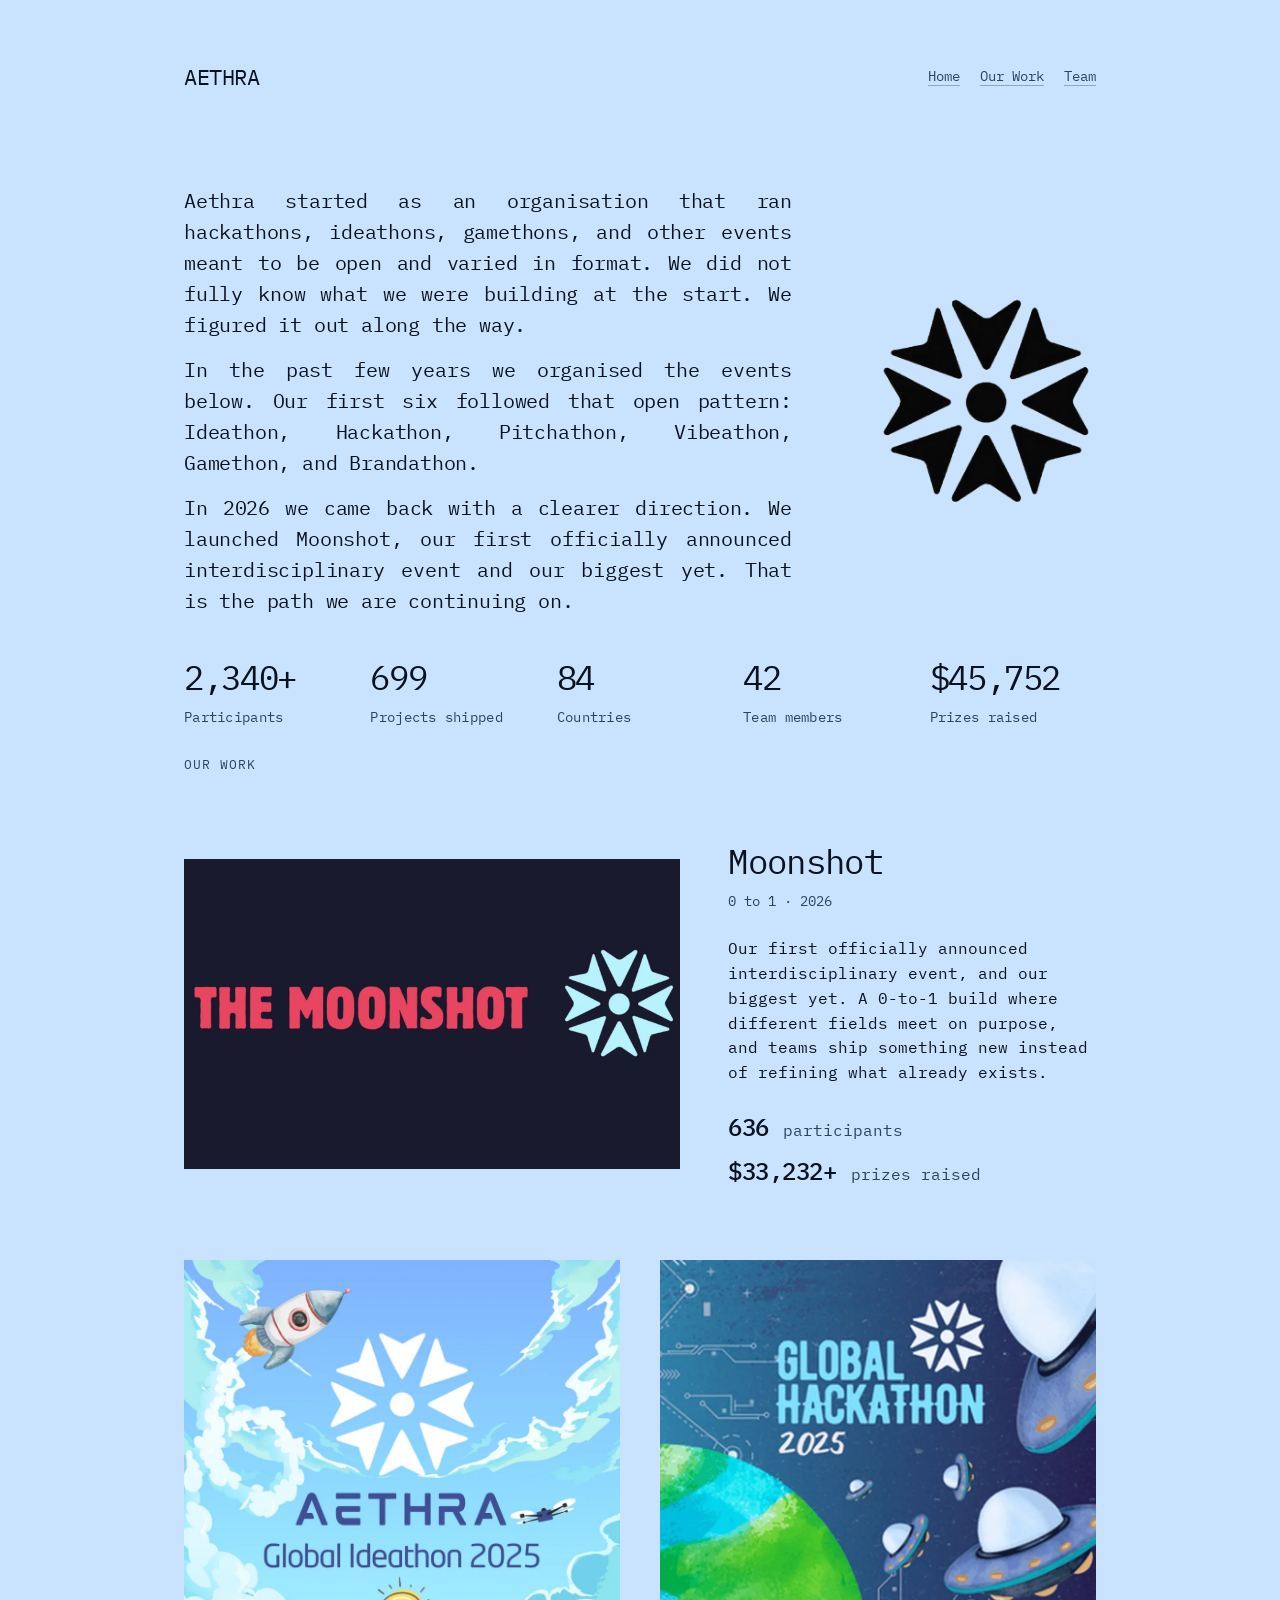
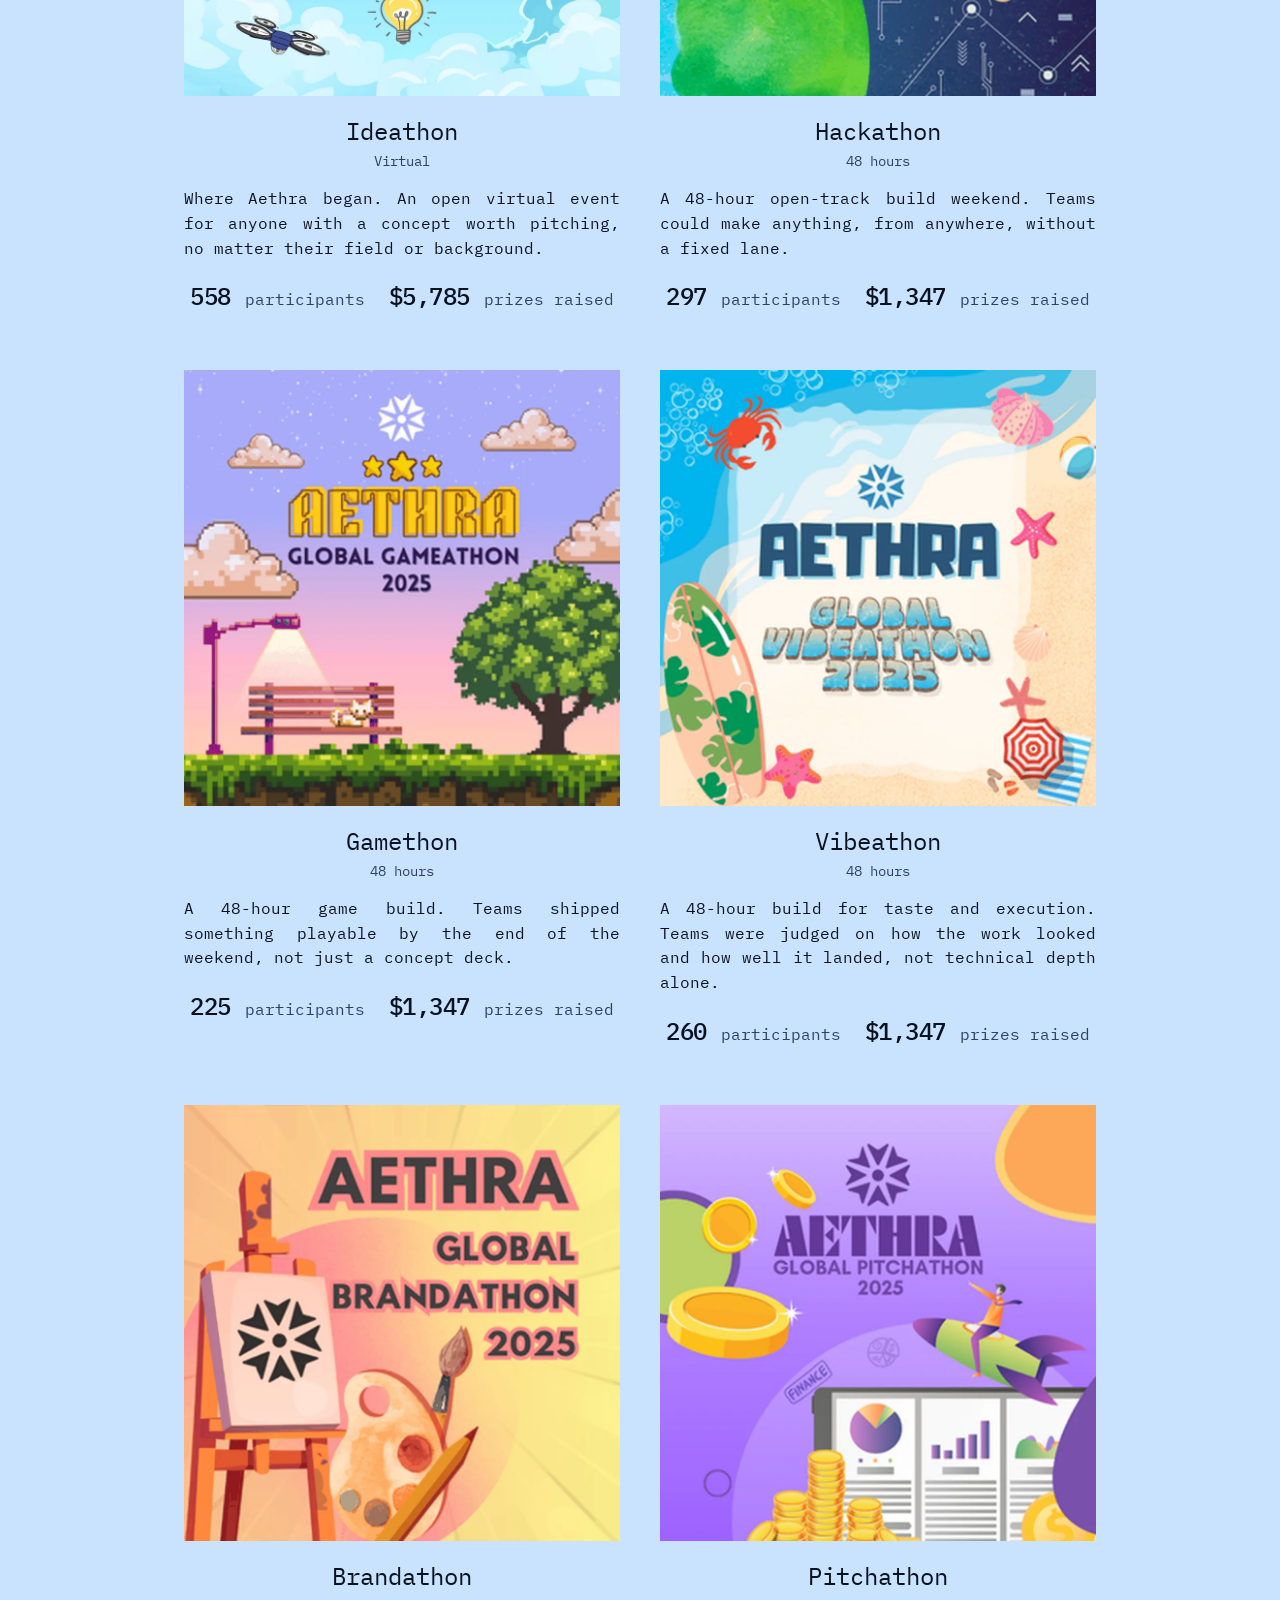
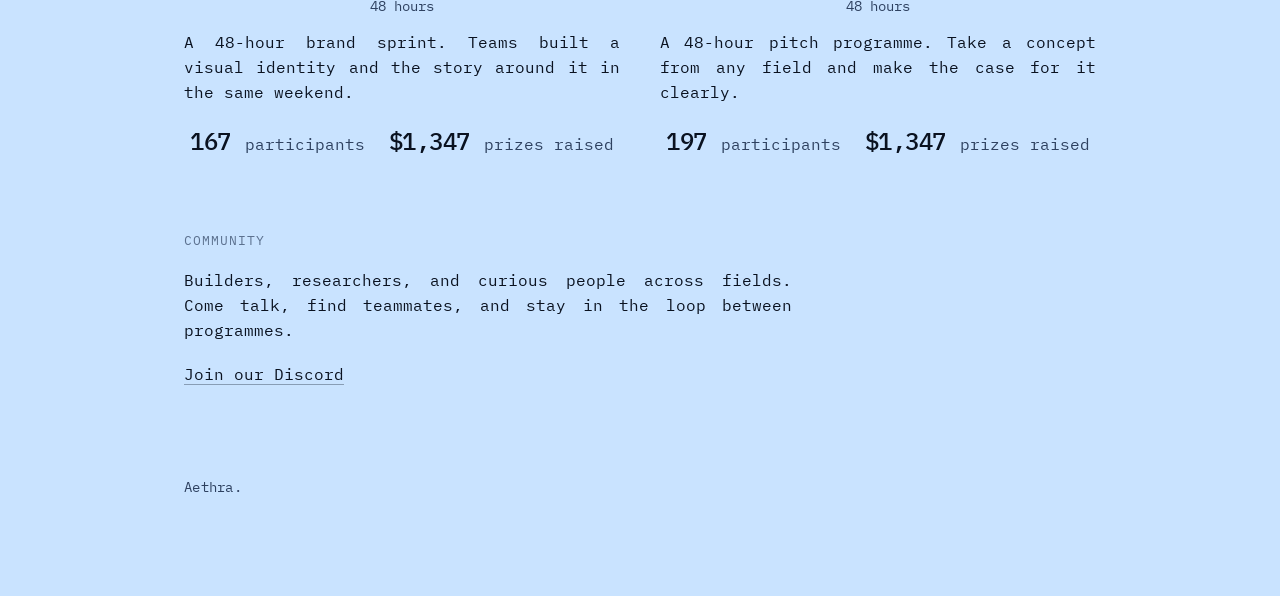
<file: index.html>
<!DOCTYPE html>
<html lang="en">
<head>
  <meta charset="UTF-8" />
  <meta name="viewport" content="width=device-width, initial-scale=1.0" />
  <title>Aethra</title>
  <meta name="description" content="Aethra: 2,340+ participants across 84 countries, 699 projects shipped, $45,752 in prizes." />
  <link rel="canonical" href="https://aethra.co.in/" />
  <meta name="robots" content="index, follow" />
  <link rel="icon" href="aethralogo.svg" type="image/svg+xml" />
  <link rel="apple-touch-icon" href="aethralogo.png" />

  <meta property="og:type" content="website" />
  <meta property="og:site_name" content="Aethra" />
  <meta property="og:title" content="Aethra" />
  <meta property="og:description" content="Aethra: 2,340+ participants across 84 countries, 699 projects shipped, $45,752 in prizes." />
  <meta property="og:url" content="https://aethra.co.in/" />
  <meta property="og:image" content="https://aethra.co.in/aethralogo.png" />
  <meta name="twitter:card" content="summary" />
  <meta name="twitter:title" content="Aethra" />
  <meta name="twitter:description" content="Aethra: 2,340+ participants across 84 countries, 699 projects shipped, $45,752 in prizes." />
  <meta name="twitter:image" content="https://aethra.co.in/aethralogo.png" />

  <script>document.documentElement.className+=" js"</script>
  <link rel="preconnect" href="https://fonts.googleapis.com" />
  <link rel="preconnect" href="https://fonts.gstatic.com" crossorigin />
  <link rel="stylesheet" href="https://fonts.googleapis.com/css2?family=IBM+Plex+Mono:ital,wght@0,400;0,500;0,700;1,400&display=swap" media="print" onload="this.media='all'" />
  <noscript><link rel="stylesheet" href="https://fonts.googleapis.com/css2?family=IBM+Plex+Mono:ital,wght@0,400;0,500;0,700;1,400&display=swap" /></noscript>
  <link rel="stylesheet" href="style.css?v=20261117c" />
  <script type="application/ld+json">
  {
    "@context": "https://schema.org",
    "@type": "Organization",
    "name": "Aethra",
    "alternateName": "Aethra.co.in",
    "url": "https://aethra.co.in/",
    "logo": "https://aethra.co.in/aethralogo.png",
    "description": "Aethra started by organising open, varied events. Moonshot was our first officially announced interdisciplinary programme. 2,340+ participants across 84 countries.",
    "sameAs": [
      "https://in.linkedin.com/company/linkedinaethra",
      "https://www.instagram.com/aethra.club5/",
      "https://discord.gg/R8uHEQsDM5"
    ]
  }
  </script>
</head>
<body>

<div id="ink-bg" aria-hidden="true"></div>

<div class="topbar" aria-hidden="true"></div>

<div class="masthead masthead-home">
  <header class="reveal">
    <a class="brand" href="index.html">
      <span>Aethra</span>
    </a>
    <nav>
      <a href="index.html">Home</a>
      <a href="events.html">Our Work</a>
      <a href="team.html">Team</a>
    </nav>
  </header>

  <div class="home-impact reveal">
    <div class="home-top">
    <div class="home-intro">
      <p>Aethra started as an organisation that ran hackathons, ideathons, gamethons, and other events meant to be open and varied in format. We did not fully know what we were building at the start. We figured it out along the way.</p>
      <p>In the past few years we organised the events below. Our first six followed that open pattern: Ideathon, Hackathon, Pitchathon, Vibeathon, Gamethon, and Brandathon.</p>
      <p>In 2026 we came back with a clearer direction. We launched Moonshot, our first officially announced interdisciplinary event and our biggest yet. That is the path we are continuing on.</p>
    </div>
    <img class="home-logo" src="aethralogo.webp" alt="Aethra logo" width="220" height="220" decoding="async" />
    </div>
    <div class="impact-strip">
      <div class="impact-stat">
        <span class="impact-num">2,340+</span>
        <span class="impact-key">Participants</span>
      </div>
      <div class="impact-stat">
        <span class="impact-num">699</span>
        <span class="impact-key">Projects shipped</span>
      </div>
      <div class="impact-stat">
        <span class="impact-num">84</span>
        <span class="impact-key">Countries</span>
      </div>
      <div class="impact-stat">
        <span class="impact-num">42</span>
        <span class="impact-key">Team members</span>
      </div>
      <div class="impact-stat">
        <span class="impact-num">$45,752</span>
        <span class="impact-key">Prizes raised</span>
      </div>
    </div>
  </div>
</div>

<div class="feed feed-wide">

<p class="work-label reveal">Our work</p>

<a class="event-feature reveal" href="https://moonshot-aethra.devpost.com" target="_blank" rel="noopener">
  <img width="1600" height="1000" decoding="async" class="event-feature-img" src="images/events/moonshot.webp?v=20261103a" alt="The Moonshot" loading="lazy" />
  <div class="event-feature-copy">
    <div class="event-box-name">Moonshot</div>
    <div class="event-box-meta">0 to 1 · 2026</div>
    <p class="event-box-desc">Our first officially announced interdisciplinary event, and our biggest yet. A 0-to-1 build where different fields meet on purpose, and teams ship something new instead of refining what already exists.</p>
    <div class="event-inline-stats">
      <span><strong>636</strong> participants</span>
      <span><strong>$33,232+</strong> prizes raised</span>
    </div>
  </div>
</a>

<div class="event-box-grid">
  <a class="event-box reveal" href="https://aethra-ideathon-2025.devpost.com" target="_blank" rel="noopener">
    <div class="event-box-media">
      <img width="900" height="900" decoding="async" class="event-box-img" src="images/events/ideathon.webp?v=20261103a" alt="Ideathon" loading="lazy" />
    </div>
    <div class="event-box-name">Ideathon</div>
    <div class="event-box-meta">Virtual</div>
    <p class="event-box-desc">Where Aethra began. An open virtual event for anyone with a concept worth pitching, no matter their field or background.</p>
    <div class="event-inline-stats">
      <span><strong>558</strong> participants</span>
      <span><strong>$5,785</strong> prizes raised</span>
    </div>
  </a>

  <a class="event-box reveal" href="https://aethra-global-hackathon-2025.devpost.com" target="_blank" rel="noopener">
    <div class="event-box-media">
      <img width="900" height="900" decoding="async" class="event-box-img" src="images/events/hackathon.webp?v=20261103a" alt="Hackathon" loading="lazy" />
    </div>
    <div class="event-box-name">Hackathon</div>
    <div class="event-box-meta">48 hours</div>
    <p class="event-box-desc">A 48-hour open-track build weekend. Teams could make anything, from anywhere, without a fixed lane.</p>
    <div class="event-inline-stats">
      <span><strong>297</strong> participants</span>
      <span><strong>$1,347</strong> prizes raised</span>
    </div>
  </a>

  <a class="event-box reveal" href="https://aethra-global-gamethon-2025.devpost.com" target="_blank" rel="noopener">
    <div class="event-box-media">
      <img width="900" height="900" decoding="async" class="event-box-img" src="images/events/gamethon.webp?v=20261103a" alt="Gamethon" loading="lazy" />
    </div>
    <div class="event-box-name">Gamethon</div>
    <div class="event-box-meta">48 hours</div>
    <p class="event-box-desc">A 48-hour game build. Teams shipped something playable by the end of the weekend, not just a concept deck.</p>
    <div class="event-inline-stats">
      <span><strong>225</strong> participants</span>
      <span><strong>$1,347</strong> prizes raised</span>
    </div>
  </a>

  <a class="event-box reveal" href="https://aethra-global-vibeathon-2025.devpost.com" target="_blank" rel="noopener">
    <div class="event-box-media">
      <img width="900" height="900" decoding="async" class="event-box-img" src="images/events/vibeathon.webp?v=20261103a" alt="Vibeathon" loading="lazy" />
    </div>
    <div class="event-box-name">Vibeathon</div>
    <div class="event-box-meta">48 hours</div>
    <p class="event-box-desc">A 48-hour build for taste and execution. Teams were judged on how the work looked and how well it landed, not technical depth alone.</p>
    <div class="event-inline-stats">
      <span><strong>260</strong> participants</span>
      <span><strong>$1,347</strong> prizes raised</span>
    </div>
  </a>

  <a class="event-box reveal" href="https://aethra-global-brandathon-2025.devpost.com" target="_blank" rel="noopener">
    <div class="event-box-media">
      <img width="900" height="900" decoding="async" class="event-box-img" src="images/events/brandathon.webp?v=20261103a" alt="Brandathon" loading="lazy" />
    </div>
    <div class="event-box-name">Brandathon</div>
    <div class="event-box-meta">48 hours</div>
    <p class="event-box-desc">A 48-hour brand sprint. Teams built a visual identity and the story around it in the same weekend.</p>
    <div class="event-inline-stats">
      <span><strong>167</strong> participants</span>
      <span><strong>$1,347</strong> prizes raised</span>
    </div>
  </a>

  <a class="event-box reveal" href="https://aethra-global-pitchathon-2025.devpost.com" target="_blank" rel="noopener">
    <div class="event-box-media">
      <img width="900" height="900" decoding="async" class="event-box-img" src="images/events/pitchathon.webp?v=20261103a" alt="Pitchathon" loading="lazy" />
    </div>
    <div class="event-box-name">Pitchathon</div>
    <div class="event-box-meta">48 hours</div>
    <p class="event-box-desc">A 48-hour pitch programme. Take a concept from any field and make the case for it clearly.</p>
    <div class="event-inline-stats">
      <span><strong>197</strong> participants</span>
      <span><strong>$1,347</strong> prizes raised</span>
    </div>
  </a>
</div>

<div class="home-discord reveal">
  <div class="work-label">Community</div>
  <p class="home-discord-text">Builders, researchers, and curious people across fields. Come talk, find teammates, and stay in the loop between programmes.</p>
  <a class="home-discord-link" href="https://discord.gg/R8uHEQsDM5" target="_blank" rel="noopener">Join our Discord</a>
</div>

<footer class="reveal">
  <p>Aethra.</p>
</footer>

</div><!-- /feed -->

<script>
const io = new IntersectionObserver(entries => {
  entries.forEach(e => { if (e.isIntersecting) { e.target.classList.add('in'); io.unobserve(e.target); } });
}, { threshold: 0.08 });
document.querySelectorAll('.reveal').forEach(el => io.observe(el));
setTimeout(() => document.querySelectorAll('.reveal:not(.in)').forEach(el => el.classList.add('in')), 2500);
</script>
<script type="module" src="bg.js?v=20261117c"></script>
</body>
</html>
</file>
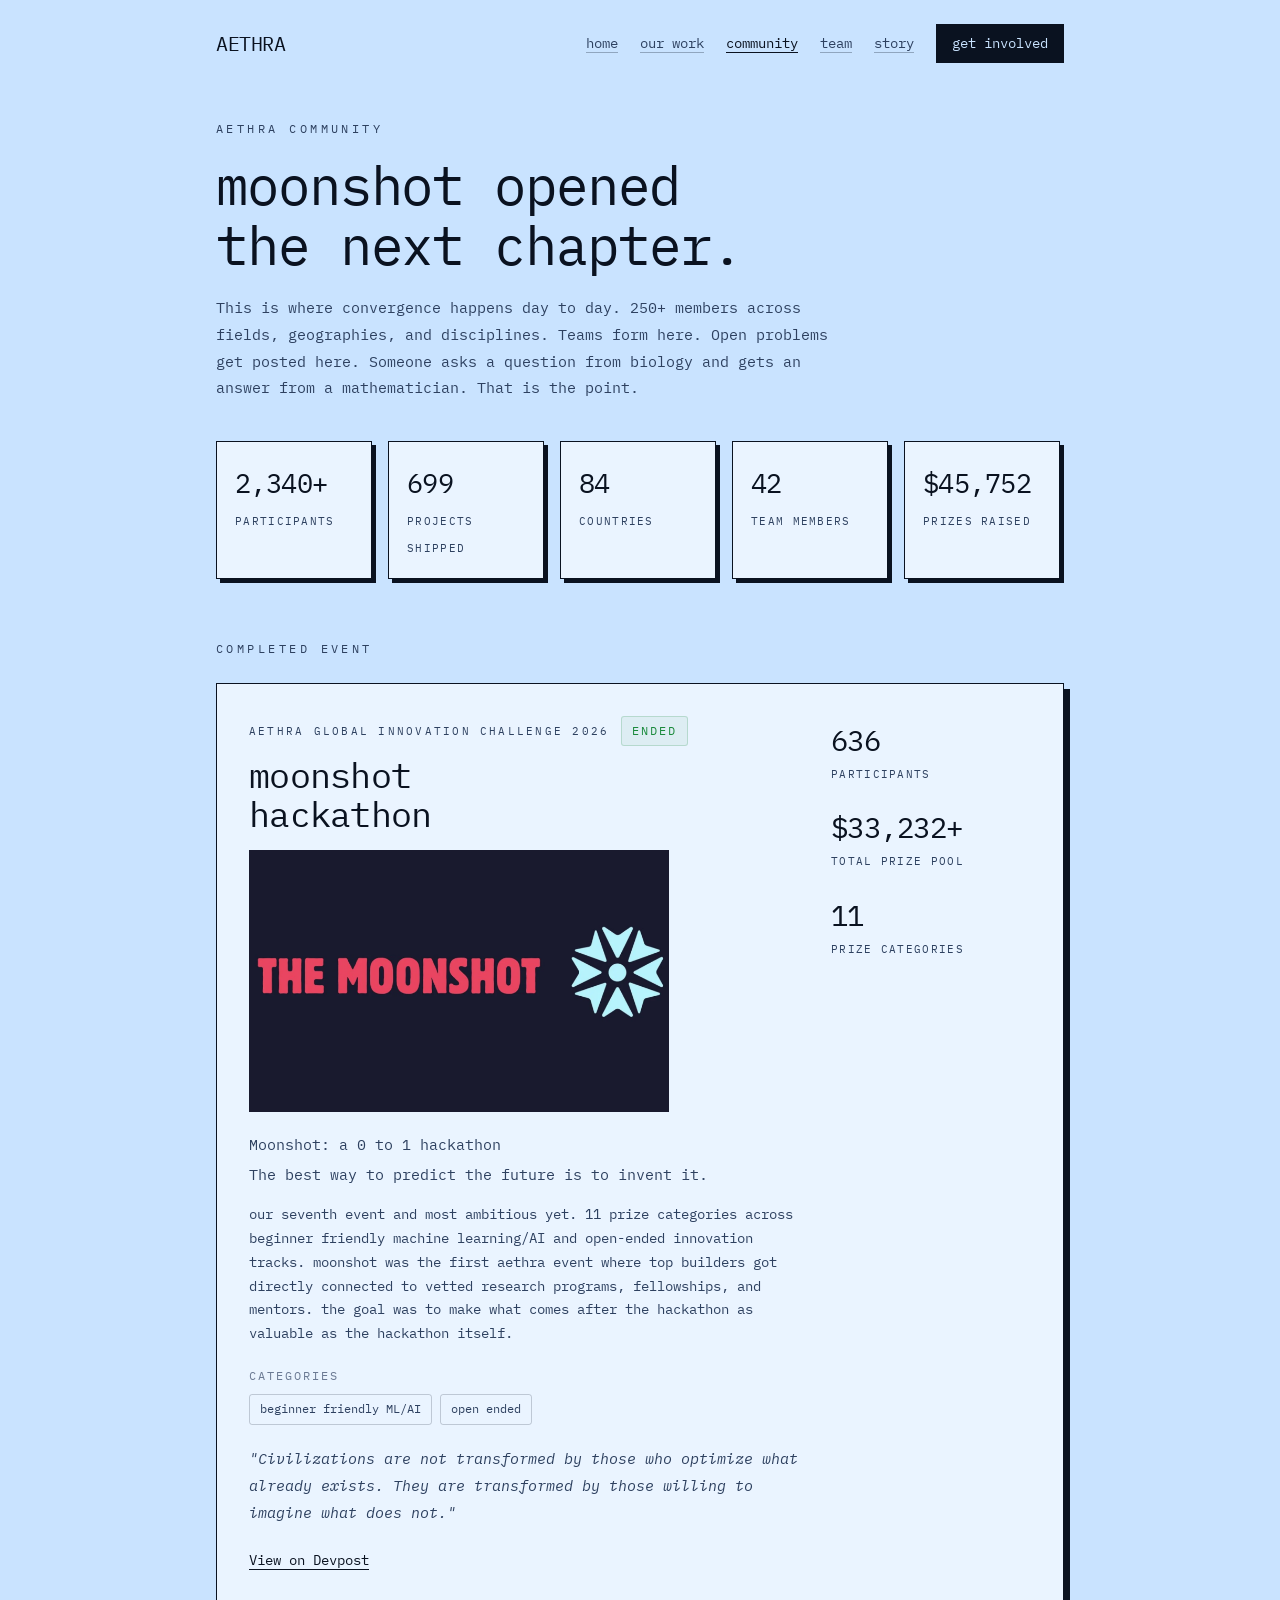
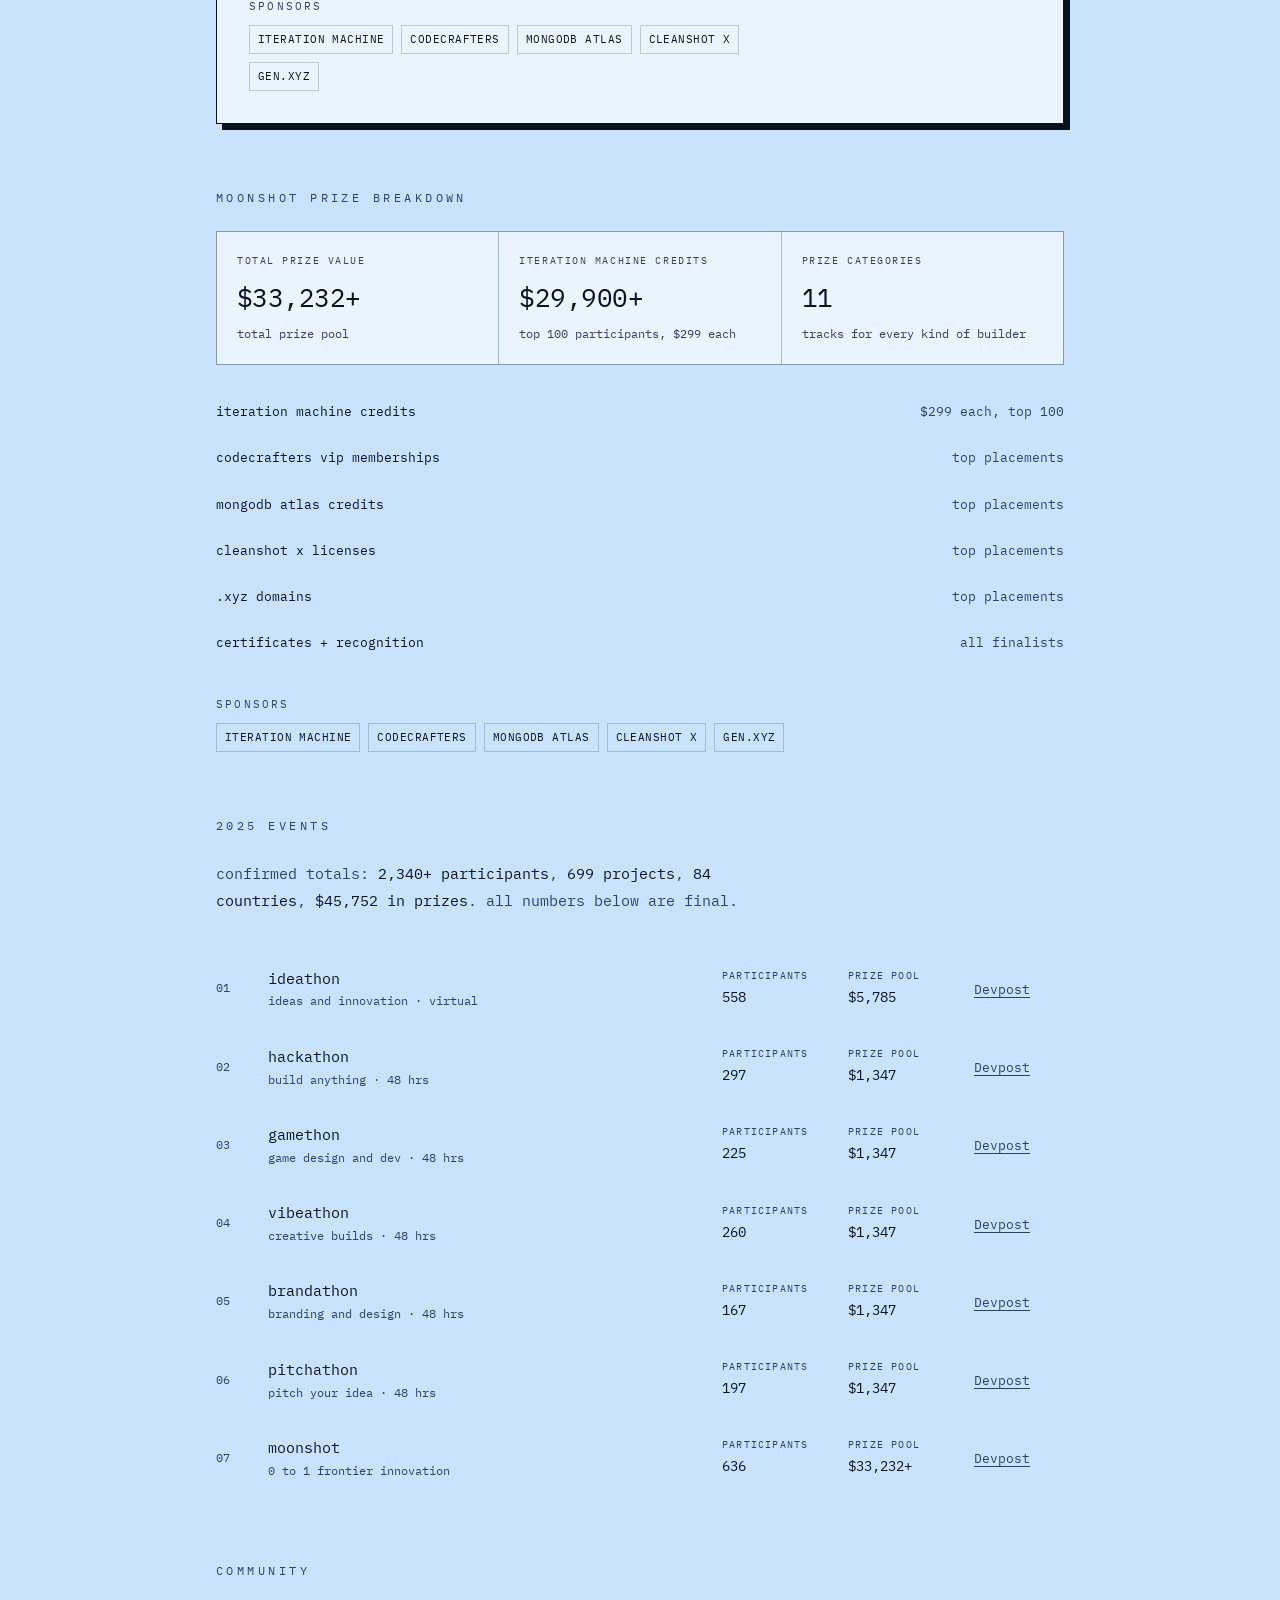
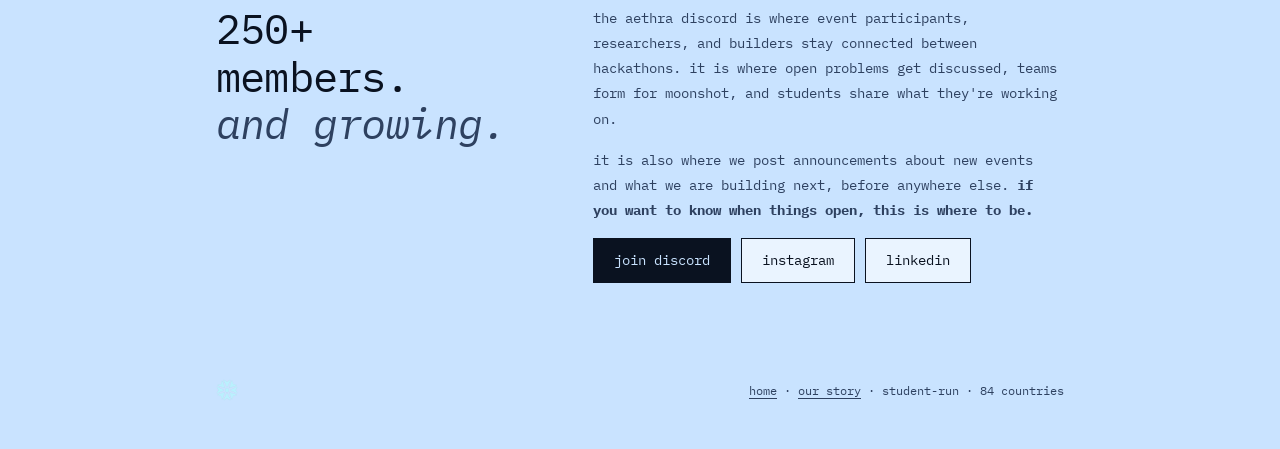
<file: community.html>
<!DOCTYPE html>
<html lang="en">
<head>
  <meta charset="UTF-8" />
  <meta name="viewport" content="width=device-width, initial-scale=1.0" />
  <title>Community · Aethra</title>
  <meta name="description" content="Aethra: 2,340+ participants, 699 projects, $45,752 in prizes, across 84 countries." />
  <link rel="canonical" href="https://aethra.co.in/community.html" />
  <meta name="robots" content="index, follow" />
  <link rel="icon" href="aethralogo.svg" type="image/svg+xml" />

  <meta property="og:type" content="website" />
  <meta property="og:site_name" content="Aethra" />
  <meta property="og:title" content="Community · Aethra" />
  <meta property="og:description" content="Aethra: 2,340+ participants, 699 projects, $45,752 in prizes, across 84 countries." />
  <meta property="og:url" content="https://aethra.co.in/community.html" />
  <meta property="og:image" content="https://aethra.co.in/aethralogo.png" />
  <meta name="twitter:card" content="summary" />
  <meta name="twitter:title" content="Community · Aethra" />
  <meta name="twitter:description" content="Aethra: 2,340+ participants, 699 projects, $45,752 in prizes, across 84 countries." />
  <meta name="twitter:image" content="https://aethra.co.in/aethralogo.png" />
  <script>document.documentElement.className+=" js"</script>
  <link rel="preconnect" href="https://fonts.googleapis.com" />
  <link rel="preconnect" href="https://fonts.gstatic.com" crossorigin />
  <link rel="stylesheet" href="https://fonts.googleapis.com/css2?family=IBM+Plex+Mono:ital,wght@0,400;0,500;0,700;1,400&display=swap" media="print" onload="this.media='all'" />
  <noscript><link rel="stylesheet" href="https://fonts.googleapis.com/css2?family=IBM+Plex+Mono:ital,wght@0,400;0,500;0,700;1,400&display=swap" /></noscript>
  <style>
    *,*::before,*::after{box-sizing:border-box;margin:0;padding:0}
    :root{--paper:#C9E3FF;--paper-raised:#EAF4FF;--ink:#0A1220;--ink-soft:#2E4160;
      --text:#0A1220;--muted:#2E4160;--dim:#6b7a94;--border:rgba(16,27,45,.2);--d:#1a8a3c}
    html{scroll-behavior:smooth}
    body{font-family:'IBM Plex Mono','Courier New',monospace;background:var(--paper);color:var(--ink);
      font-size:16px;line-height:1.7;-webkit-font-smoothing:antialiased;overflow-x:hidden}
    #ink-bg{position:fixed;inset:0;z-index:0;pointer-events:none}
    #ink-bg canvas{display:block;width:100%;height:100%}
    body>*:not(#ink-bg):not(.ink-noise):not(#steve-wrap){position:relative;z-index:10}
    ::selection{background:var(--ink);color:var(--paper)}
    a{color:inherit;text-decoration:none}
    ::-webkit-scrollbar{width:4px}::-webkit-scrollbar-track{background:var(--paper)}
    ::-webkit-scrollbar-thumb{background:var(--ink);border-radius:2px}

    #topbar{display:none}
    #topnav{max-width:896px;margin:0 auto;padding:24px;display:flex;align-items:center;justify-content:space-between;flex-wrap:wrap;gap:12px}
    .topnav-links{display:flex;align-items:center;gap:22px;flex-wrap:wrap;font-size:.85rem}
    .topnav-links a{color:var(--ink-soft);text-decoration:underline;text-underline-offset:4px;text-decoration-color:rgba(16,27,45,.3)}
    .topnav-links a:hover,.topnav-links a.active{color:var(--ink);text-decoration-color:var(--ink)}
    .topnav-cta{background:var(--ink);color:var(--paper)!important;padding:8px 16px;font-weight:400;text-decoration:none!important}

    .page-hero{max-width:896px;margin:0 auto;padding:32px 24px 8px}
    .page-eyebrow{font-size:.72rem;letter-spacing:.3em;text-transform:uppercase;color:var(--ink-soft);margin-bottom:16px}
    .page-title{font-family:'IBM Plex Mono','Courier New',monospace;font-size:clamp(2.2rem,6vw,3.4rem);font-weight:400;line-height:1.1;letter-spacing:-.02em;margin-bottom:20px}
    .page-intro{font-size:.95rem;color:var(--ink-soft);line-height:1.75;max-width:40rem}

    #stats{max-width:896px;margin:32px auto 0;padding:0 24px;display:grid;grid-template-columns:repeat(auto-fit,minmax(160px,1fr));gap:1px;background:var(--border)}
    #stats{border:none}
    #stats .stat-cell{background:var(--paper-raised);border:1px solid var(--ink);padding:18px;box-shadow:4px 4px 0 0 var(--ink);margin:0 4px 4px 0}
    #stats{gap:12px;background:transparent}
    .sn{display:block;font-family:'IBM Plex Mono','Courier New',monospace;font-size:1.7rem;font-weight:400;letter-spacing:-.02em}
    .sl{font-size:.68rem;letter-spacing:.12em;text-transform:uppercase;color:var(--ink-soft)}

    .sec{max-width:896px;margin:0 auto;padding:56px 24px 8px}
    .sec-tag{font-size:.72rem;letter-spacing:.3em;text-transform:uppercase;color:var(--ink-soft);margin-bottom:24px}

    .moonshot-card{background:var(--paper-raised);border:1px solid var(--ink);box-shadow:6px 6px 0 0 var(--ink);
      padding:32px;display:grid;grid-template-columns:1fr 200px;gap:32px}
    @media(max-width:700px){.moonshot-card{grid-template-columns:1fr}}
    .ms-eyebrow{font-size:.7rem;letter-spacing:.2em;text-transform:uppercase;color:var(--ink-soft)}
    .ms-name{font-family:'IBM Plex Mono','Courier New',monospace;font-size:2.2rem;font-weight:400;line-height:1.1;letter-spacing:-.02em;margin:10px 0 12px}
    .ms-desc{font-size:.85rem;color:var(--ink-soft);line-height:1.75;margin-bottom:20px}
    .ms-link{font-size:.85rem;font-weight:400;text-decoration:underline;text-underline-offset:4px}
    .ms-sponsors{margin-top:24px}
    .ms-sponsors-label{font-size:.68rem;letter-spacing:.2em;text-transform:uppercase;color:var(--ink-soft);margin-bottom:10px}
    .ms-chips{display:flex;gap:8px;flex-wrap:wrap}
    .ms-chip{font-size:11px;letter-spacing:.04em;text-transform:uppercase;border:1px solid var(--border);padding:4px 8px}
    .ms-stats{display:flex;flex-direction:column;gap:20px}
    @media(max-width:700px){.ms-stats{flex-direction:row;flex-wrap:wrap;gap:24px}}
    .ms-stat-num{font-family:'IBM Plex Mono','Courier New',monospace;font-size:1.8rem;font-weight:400;letter-spacing:-.02em;display:block}
    .ms-stat-label{font-size:.68rem;letter-spacing:.12em;text-transform:uppercase;color:var(--ink-soft)}

    .prize-grid{display:grid;grid-template-columns:repeat(auto-fit,minmax(200px,1fr));gap:1px;background:var(--border);border:1px solid var(--border);margin-bottom:24px}
    .pg-cell{background:var(--paper-raised);padding:20px}
    .pg-label{font-size:.65rem;letter-spacing:.15em;text-transform:uppercase;color:var(--ink-soft);margin-bottom:6px}
    .pg-num{font-family:'IBM Plex Mono','Courier New',monospace;font-size:1.6rem;font-weight:400;letter-spacing:-.02em}
    .pg-sub{font-size:.75rem;color:var(--ink-soft);margin-top:4px}
    .prize-rows{margin-bottom:28px}
    .pr-row{display:flex;justify-content:space-between;gap:16px;padding:12px 0;font-size:.82rem}
    .pr-place{font-weight:400}
    .pr-val{color:var(--ink-soft);text-align:right}
    .sponsors-label{font-size:.68rem;letter-spacing:.2em;text-transform:uppercase;color:var(--ink-soft);margin-bottom:10px}
    .sponsor-tags{display:flex;gap:8px;flex-wrap:wrap}
    .stag{font-size:11px;letter-spacing:.04em;text-transform:uppercase;border:1px solid var(--border);padding:4px 8px}

    .event-item{display:grid;grid-template-columns:36px 1fr 110px 110px 90px;gap:16px;align-items:center;
      padding:16px 0}
    .event-item:first-of-type{}
    @media(max-width:700px){.event-item{grid-template-columns:36px 1fr;row-gap:6px}
      .ei-count,.ei-prize,.ei-link{grid-column:2}}
    .ei-num{font-size:.75rem;color:var(--ink-soft)}
    .ei-name{font-weight:400;font-size:.95rem}
    .ei-sub{font-size:.75rem;color:var(--ink-soft)}
    .ei-count,.ei-prize{font-weight:400;font-size:.9rem}
    .ei-count small,.ei-prize small{display:block;font-weight:400;font-size:.62rem;letter-spacing:.12em;text-transform:uppercase;color:var(--ink-soft)}
    .ei-link a{font-size:.8rem;text-decoration:underline;text-underline-offset:3px;color:var(--ink-soft)}
    .ei-link a:hover{color:var(--ink)}

    .about-grid{display:grid;grid-template-columns:1fr 1.4fr;gap:40px;padding-bottom:56px}
    @media(max-width:700px){.about-grid{grid-template-columns:1fr}}
    .about-big{font-family:'IBM Plex Mono','Courier New',monospace;font-size:2.6rem;font-weight:400;line-height:1.15;letter-spacing:-.02em}
    .ac{color:var(--ink-soft);font-style:italic;font-weight:400}
    .about-right p{font-size:.9rem;color:var(--ink-soft);line-height:1.75;margin-bottom:16px}
    .about-cta{display:flex;gap:10px;flex-wrap:wrap;margin-top:8px}
    .abtn{font-size:.85rem;font-weight:400;padding:10px 20px;border:1px solid var(--ink)}
    .abtn-solid{background:var(--ink);color:var(--paper)}
    .abtn-solid:hover{box-shadow:4px 4px 0 0 rgba(16,27,45,.35)}
    .abtn-ghost{background:var(--paper-raised)}
    .abtn-ghost:hover{box-shadow:4px 4px 0 0 var(--ink)}

    footer{max-width:896px;margin:0 auto;padding:32px 24px 48px;
      display:flex;align-items:center;justify-content:space-between;gap:16px;flex-wrap:wrap;
      font-size:.78rem;color:var(--ink-soft)}
    footer a{text-decoration:underline;text-underline-offset:3px}
    footer a:hover{color:var(--ink)}

    #steve-wrap{position:fixed;display:flex;flex-direction:column;align-items:center;gap:6px;
      cursor:grab;user-select:none;touch-action:none;z-index:888;left:88vw;top:70vh}
    #steve-wrap.dragging{cursor:grabbing}
    .steve-bubble{background:var(--ink);padding:5px 10px;font-family:'IBM Plex Mono',monospace;
      font-size:10px;color:var(--paper);line-height:1.8;text-align:center;position:relative;white-space:nowrap}
    .steve-bubble::after{content:'';position:absolute;bottom:-8px;left:50%;transform:translateX(-50%);
      border-left:5px solid transparent;border-right:5px solid transparent;border-top:8px solid var(--ink)}
    .steve-bubble .drag-hint{color:#aaa;display:block;margin-top:2px}
    #steve-svg{image-rendering:pixelated;display:block}
    .steve-shadow{width:22px;height:3px;background:radial-gradient(ellipse,rgba(0,0,0,.15) 0%,transparent 70%);border-radius:50%}
  </style>
</head>
<body>

<div id="ink-bg" aria-hidden="true"></div>



<!-- TOP BAR -->
<div id="topbar"></div>

<!-- TOP NAV -->
<header id="topnav">
  <a href="index.html" class="topnav-brand" style="display:inline-flex;align-items:center;gap:8px;font-size:20px;line-height:1;letter-spacing:-.02em;text-transform:uppercase;color:var(--ink);text-decoration:none;">
    <span style="line-height:1;padding-top:0.04em;">Aethra</span>
  </a>
  <nav class="topnav-links">
    <a href="index.html">home</a>
    <a href="events.html">our work</a>
    <a href="community.html" class="active">community</a>
    <a href="team.html">team</a>
    <a href="story.html">story</a>
    <a href="https://discord.gg/R8uHEQsDM5" target="_blank" rel="noopener" class="topnav-cta">get involved</a>
  </nav>
</header>

<!-- PAGE HERO -->
<div class="page-hero">
  <div class="page-eyebrow">aethra community</div>
  <div class="page-title">moonshot opened<br>the next chapter.</div>
  <p class="page-intro">
    This is where convergence happens day to day. 250+ members across fields, geographies,
    and disciplines. Teams form here. Open problems get posted here. Someone asks a question
    from biology and gets an answer from a mathematician. That is the point.
  </p>
</div>

<!-- STATS STRIP -->
<div id="stats">
  <div class="stat-cell">
    <span class="sn">2,340+</span>
    <span class="sl">participants</span>
  </div>
  <div class="stat-cell">
    <span class="sn">699</span>
    <span class="sl">projects shipped</span>
  </div>
  <div class="stat-cell">
    <span class="sn">84</span>
    <span class="sl">countries</span>
  </div>
  <div class="stat-cell">
    <span class="sn">42</span>
    <span class="sl">team members</span>
  </div>
  <div class="stat-cell">
    <span class="sn">$45,752</span>
    <span class="sl">prizes raised</span>
  </div>
</div>

<!-- MOONSHOT - COMPLETED EVENT -->
<div id="moonshot" style="border-top:none;">
  <div class="sec">
    <div class="sec-tag">completed event</div>
    <div class="moonshot-card">
      <div>
        <div style="display:flex;align-items:center;gap:12px;flex-wrap:wrap;margin-bottom:6px;">
          <div class="ms-eyebrow" style="margin-bottom:0;">aethra global innovation challenge 2026</div>
          <span style="font-family:'IBM Plex Mono',monospace;font-size:12px;text-transform:uppercase;letter-spacing:2px;padding:4px 10px;border-radius:3px;background:rgba(26,138,60,.06);color:var(--d);border:1px solid rgba(26,138,60,.2);">ended</span>
        </div>
        <div class="ms-name">moonshot<br>hackathon</div>
        <img width="1600" height="1000" decoding="async" src="images/events/moonshot.webp?v=20261103a" alt="The Moonshot" style="display:block;width:100%;max-width:420px;height:auto;margin:16px 0 20px;" loading="lazy" />
        <div style="font-size:15px;color:var(--muted);margin-bottom:4px;line-height:1.7;">Moonshot: a 0 to 1 hackathon</div>
        <div style="font-size:15px;color:var(--muted);margin-bottom:16px;line-height:1.7;">The best way to predict the future is to invent it.</div>
        <p class="ms-desc">
          our seventh event and most ambitious yet. 11 prize categories across beginner friendly machine learning/AI and open-ended innovation tracks.
          moonshot was the first aethra event where top builders got directly connected to vetted research programs, fellowships, and mentors.
          the goal was to make what comes after the hackathon as valuable as the hackathon itself.
        </p>
        <div style="margin-bottom:20px;">
          <div style="font-family:'IBM Plex Mono',monospace;font-size:12px;text-transform:uppercase;letter-spacing:2px;color:var(--dim);margin-bottom:8px;">categories</div>
          <div style="display:flex;gap:8px;flex-wrap:wrap;">
            <span style="font-size:12px;border:1px solid var(--border);padding:4px 10px;border-radius:3px;color:var(--muted);">beginner friendly ML/AI</span>
            <span style="font-size:12px;border:1px solid var(--border);padding:4px 10px;border-radius:3px;color:var(--muted);">open ended</span>
          </div>
        </div>
        <p style="font-family:'IBM Plex Mono','Courier New',monospace;font-size:15px;color:var(--muted);font-style:italic;line-height:1.8;margin-bottom:20px;">
          "Civilizations are not transformed by those who optimize what already exists. They are transformed by those willing to imagine what does not."
        </p>
        <a href="https://moonshot-aethra.devpost.com" target="_blank" rel="noopener" class="ms-link">View on Devpost</a>
        <div class="ms-sponsors">
          <div class="ms-sponsors-label">sponsors</div>
          <div class="ms-chips">
            <span class="ms-chip">iteration machine</span>
            <span class="ms-chip">codecrafters</span>
            <span class="ms-chip">mongodb atlas</span>
            <span class="ms-chip">cleanshot x</span>
            <span class="ms-chip">gen.xyz</span>
          </div>
        </div>
      </div>
      <div class="ms-stats">
        <div>
          <span class="ms-stat-num">636</span>
          <div class="ms-stat-label">participants</div>
        </div>
        <div>
          <span class="ms-stat-num">$33,232+</span>
          <div class="ms-stat-label">total prize pool</div>
        </div>
        <div>
          <span class="ms-stat-num">11</span>
          <div class="ms-stat-label">prize categories</div>
        </div>
      </div>
    </div>
  </div>
</div>

<!-- MOONSHOT PRIZE BREAKDOWN -->
<div>
  <div class="sec">
    <div class="sec-tag">moonshot prize breakdown</div>
    <div class="prize-grid">
      <div class="pg-cell">
        <div class="pg-label">total prize value</div>
        <div class="pg-num">$33,232+</div>
        <div class="pg-sub">total prize pool</div>
      </div>
      <div class="pg-cell">
        <div class="pg-label">iteration machine credits</div>
        <div class="pg-num">$29,900+</div>
        <div class="pg-sub">top 100 participants, $299 each</div>
      </div>
      <div class="pg-cell">
        <div class="pg-label">prize categories</div>
        <div class="pg-num">11</div>
        <div class="pg-sub">tracks for every kind of builder</div>
      </div>
    </div>
    <div class="prize-rows">
      <div class="pr-row"><span class="pr-place">iteration machine credits</span><span class="pr-val">$299 each, top 100</span></div>
      <div class="pr-row"><span class="pr-place">codecrafters vip memberships</span><span class="pr-val">top placements</span></div>
      <div class="pr-row"><span class="pr-place">mongodb atlas credits</span><span class="pr-val">top placements</span></div>
      <div class="pr-row"><span class="pr-place">cleanshot x licenses</span><span class="pr-val">top placements</span></div>
      <div class="pr-row"><span class="pr-place">.xyz domains</span><span class="pr-val">top placements</span></div>
      <div class="pr-row"><span class="pr-place">certificates + recognition</span><span class="pr-val">all finalists</span></div>
    </div>
    <div class="sponsors-label">sponsors</div>
    <div class="sponsor-tags">
      <span class="stag">iteration machine</span>
      <span class="stag">codecrafters</span>
      <span class="stag">mongodb atlas</span>
      <span class="stag">cleanshot x</span>
      <span class="stag">gen.xyz</span>
    </div>
  </div>
</div>

<!-- PAST EVENTS -->
<div id="events">
  <div class="sec">
    <div class="sec-tag">2025 events</div>
    <p style="font-size:15px;color:var(--muted);line-height:1.8;margin-bottom:36px;max-width:580px;">
      confirmed totals: <span style="color:var(--text);">2,340+ participants</span>, <span style="color:var(--text);">699 projects</span>, <span style="color:var(--text);">84 countries</span>, <span style="color:var(--text);">$45,752 in prizes</span>.
      all numbers below are final.
    </p>

    <div class="event-item">
      <span class="ei-num">01</span>
      <div><div class="ei-name">ideathon</div><div class="ei-sub">ideas and innovation · virtual</div></div>
      <div class="ei-count"><small>participants</small>558</div>
      <div class="ei-prize"><small>prize pool</small>$5,785</div>
      <div class="ei-link"><a href="https://aethra-ideathon-2025.devpost.com" target="_blank" rel="noopener">Devpost</a></div>
    </div>

    <div class="event-item">
      <span class="ei-num">02</span>
      <div><div class="ei-name">hackathon</div><div class="ei-sub">build anything · 48 hrs</div></div>
      <div class="ei-count"><small>participants</small>297</div>
      <div class="ei-prize"><small>prize pool</small>$1,347</div>
      <div class="ei-link"><a href="https://aethra-global-hackathon-2025.devpost.com" target="_blank" rel="noopener">Devpost</a></div>
    </div>

    <div class="event-item">
      <span class="ei-num">03</span>
      <div><div class="ei-name">gamethon</div><div class="ei-sub">game design and dev · 48 hrs</div></div>
      <div class="ei-count"><small>participants</small>225</div>
      <div class="ei-prize"><small>prize pool</small>$1,347</div>
      <div class="ei-link"><a href="https://aethra-global-gamethon-2025.devpost.com" target="_blank" rel="noopener">Devpost</a></div>
    </div>

    <div class="event-item">
      <span class="ei-num">04</span>
      <div><div class="ei-name">vibeathon</div><div class="ei-sub">creative builds · 48 hrs</div></div>
      <div class="ei-count"><small>participants</small>260</div>
      <div class="ei-prize"><small>prize pool</small>$1,347</div>
      <div class="ei-link"><a href="https://aethra-global-vibeathon-2025.devpost.com" target="_blank" rel="noopener">Devpost</a></div>
    </div>

    <div class="event-item">
      <span class="ei-num">05</span>
      <div><div class="ei-name">brandathon</div><div class="ei-sub">branding and design · 48 hrs</div></div>
      <div class="ei-count"><small>participants</small>167</div>
      <div class="ei-prize"><small>prize pool</small>$1,347</div>
      <div class="ei-link"><a href="https://aethra-global-brandathon-2025.devpost.com" target="_blank" rel="noopener">Devpost</a></div>
    </div>

    <div class="event-item">
      <span class="ei-num">06</span>
      <div><div class="ei-name">pitchathon</div><div class="ei-sub">pitch your idea · 48 hrs</div></div>
      <div class="ei-count"><small>participants</small>197</div>
      <div class="ei-prize"><small>prize pool</small>$1,347</div>
      <div class="ei-link"><a href="https://aethra-global-pitchathon-2025.devpost.com" target="_blank" rel="noopener">Devpost</a></div>
    </div>

    <div class="event-item" style="">
      <span class="ei-num">07</span>
      <div><div class="ei-name">moonshot</div><div class="ei-sub">0 to 1 frontier innovation</div></div>
      <div class="ei-count"><small>participants</small>636</div>
      <div class="ei-prize"><small>prize pool</small>$33,232+</div>
      <div class="ei-link"><a href="https://moonshot-aethra.devpost.com" target="_blank" rel="noopener">Devpost</a></div>
    </div>
  </div>
</div>

<!-- DISCORD -->
<div id="discord">
  <div class="sec">
    <div class="sec-tag">community</div>
    <div class="about-grid">
      <div>
        <div class="about-big">250+<br>members.<br><span class="ac">and growing.</span></div>
      </div>
      <div class="about-right">
        <p>
          the aethra discord is where event participants, researchers, and builders stay connected between hackathons.
          it is where open problems get discussed, teams form for moonshot, and students share what they're working on.
        </p>
        <p>
          it is also where we post announcements about new events and what we are building next, before anywhere else.
          <b>if you want to know when things open, this is where to be.</b>
        </p>
        <div class="about-cta">
          <a href="https://discord.gg/R8uHEQsDM5" target="_blank" rel="noopener" class="abtn abtn-solid">join discord</a>
          <a href="https://www.instagram.com/aethra.club5/" target="_blank" rel="noopener" class="abtn abtn-ghost">instagram</a>
          <a href="https://in.linkedin.com/company/linkedinaethra" target="_blank" rel="noopener" class="abtn abtn-ghost">linkedin</a>
        </div>
      </div>
    </div>
  </div>
</div>

<footer>
  <img src="aethralogo.svg" alt="Aethra" style="height:22px;object-fit:contain;opacity:.85;" />
  <span>
    <a href="index.html">home</a> ·
    <a href="story.html">our story</a> ·
    student-run · 84 countries
  </span>
</footer>

<script type="module" src="bg.js?v=20261117c"></script>
</body>
</html>
</file>
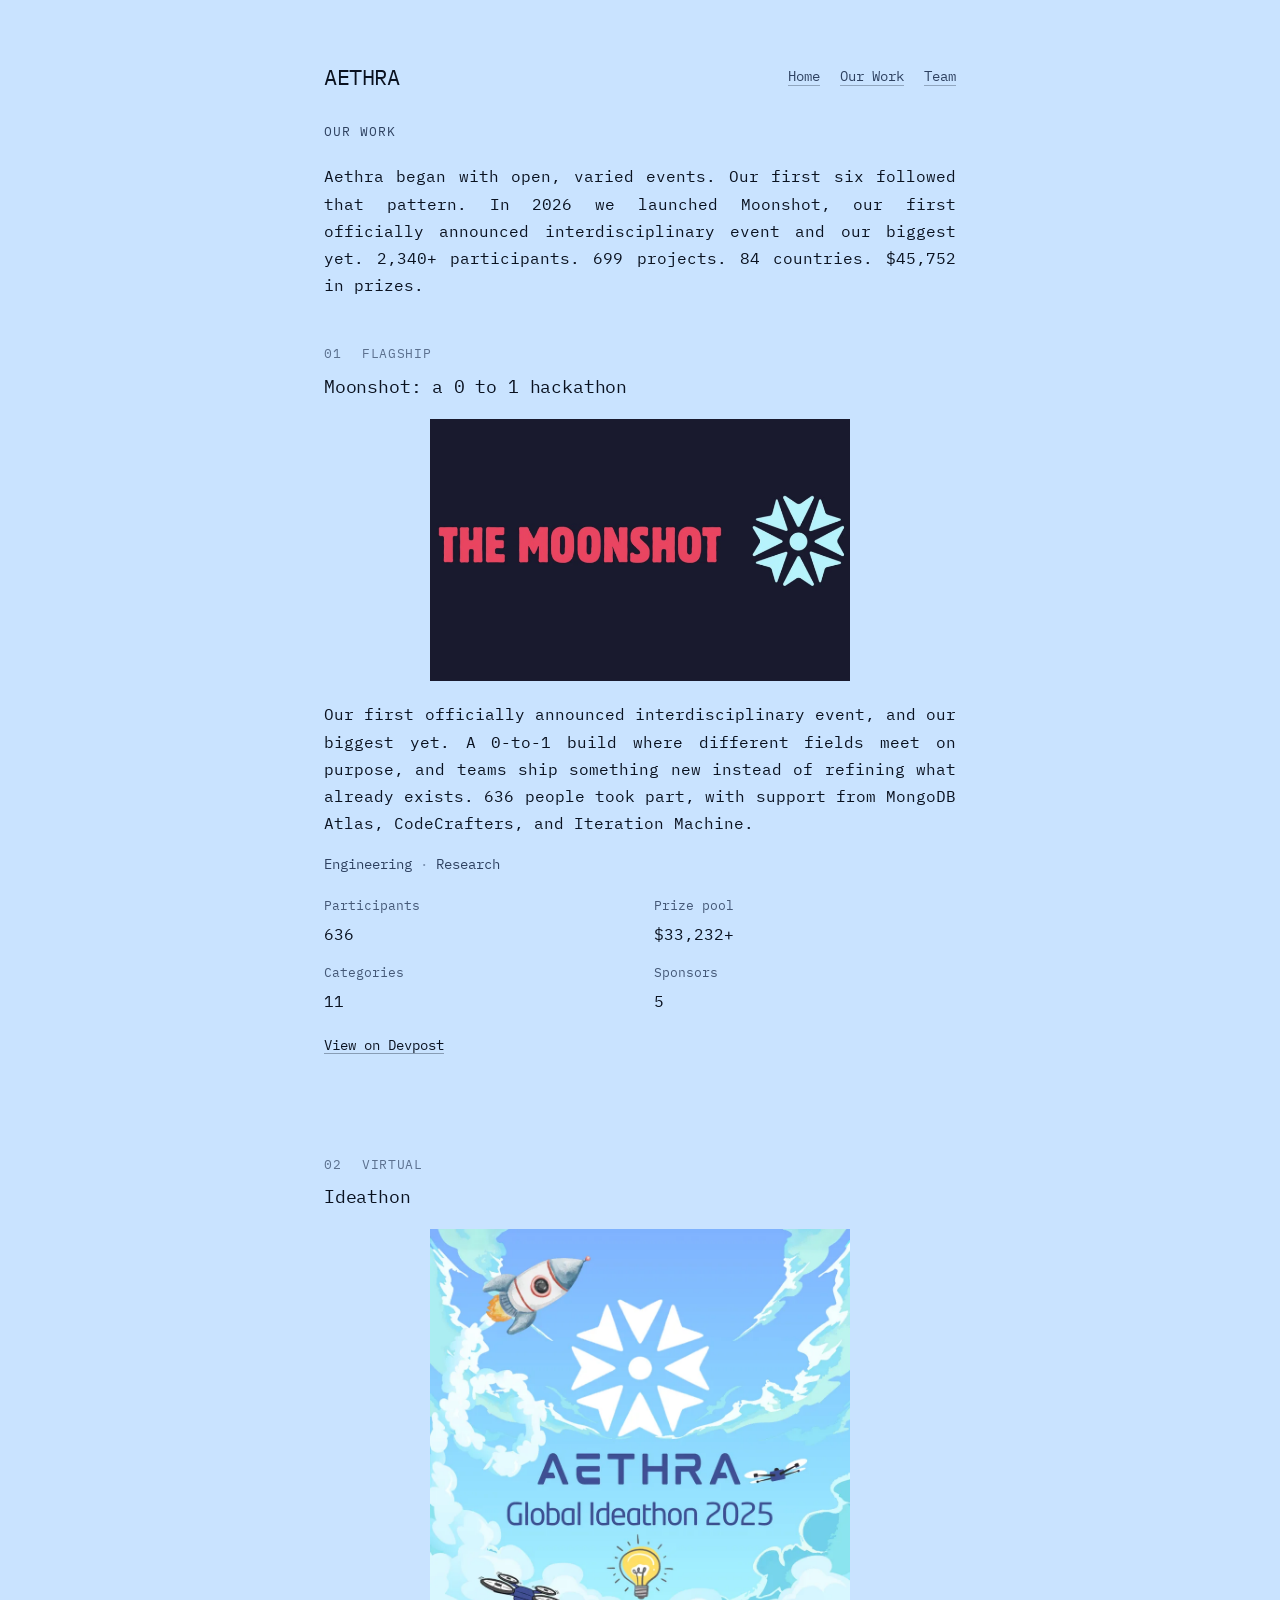
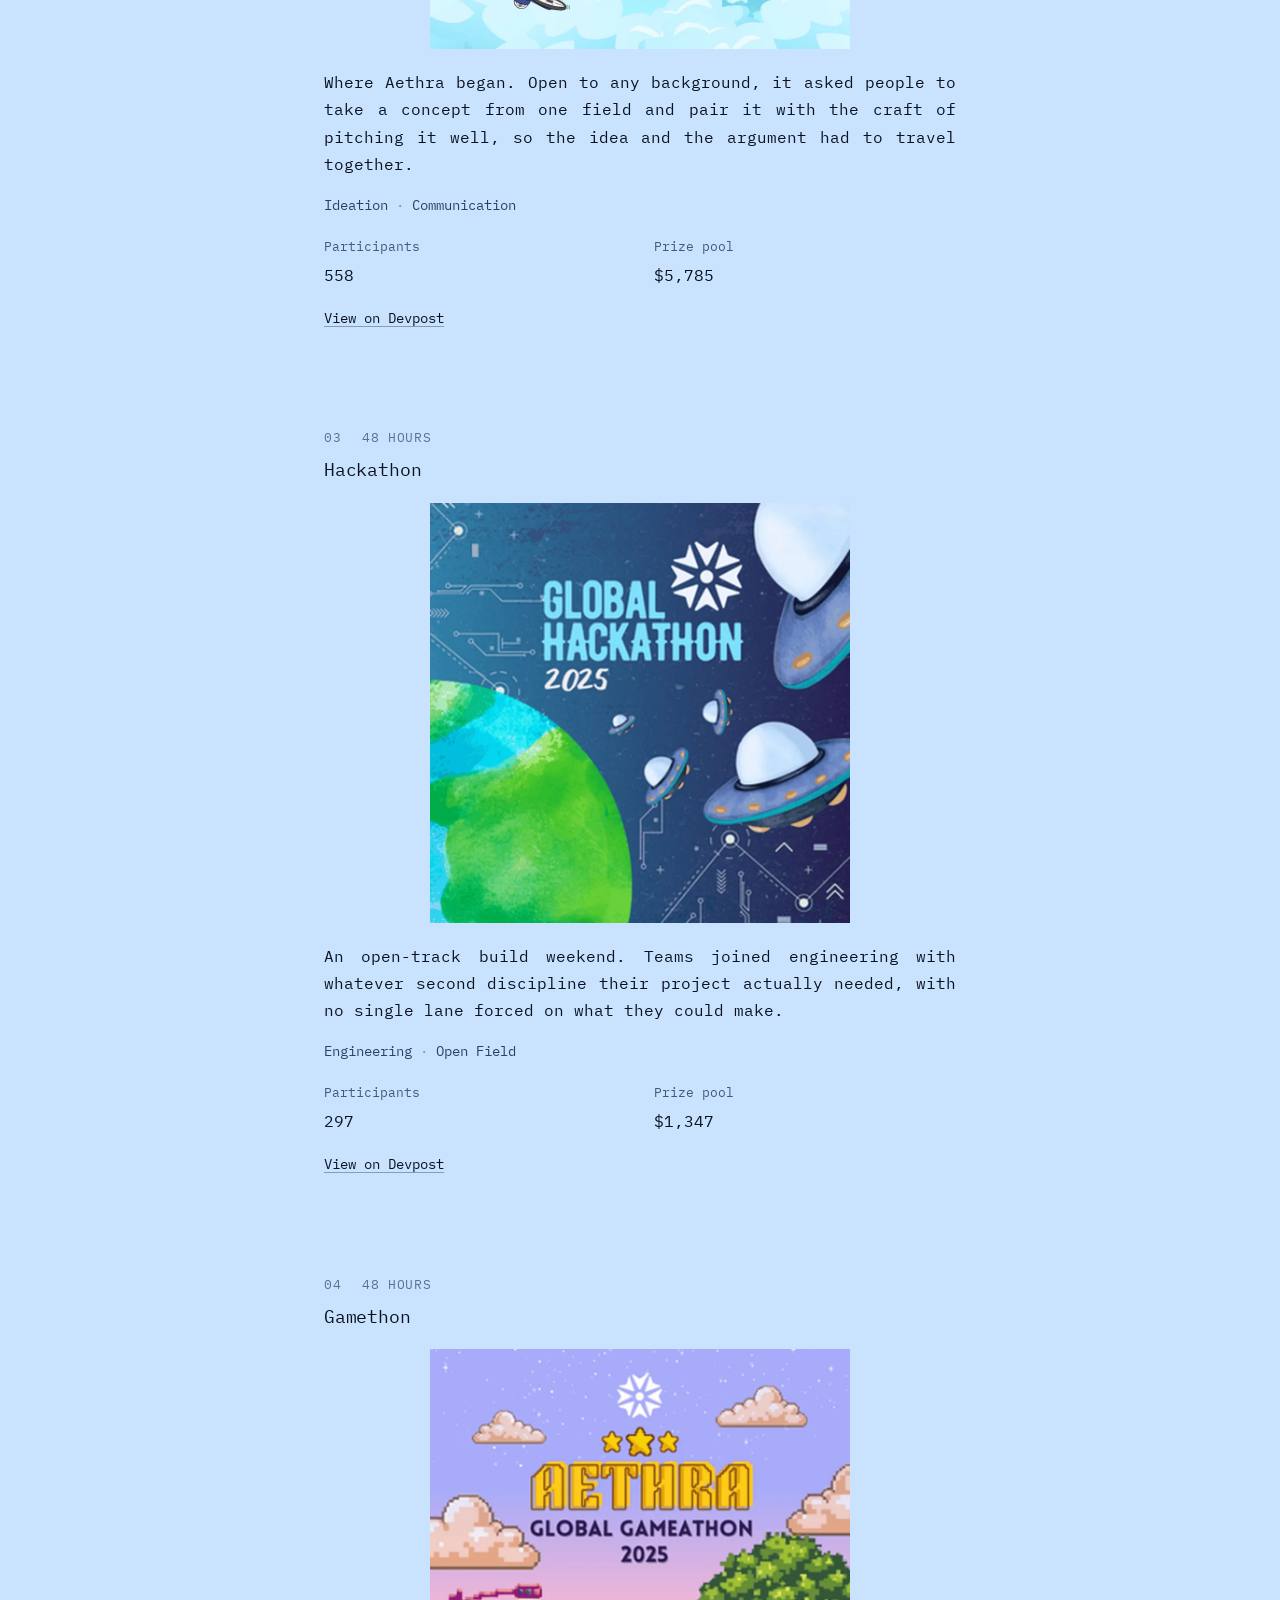
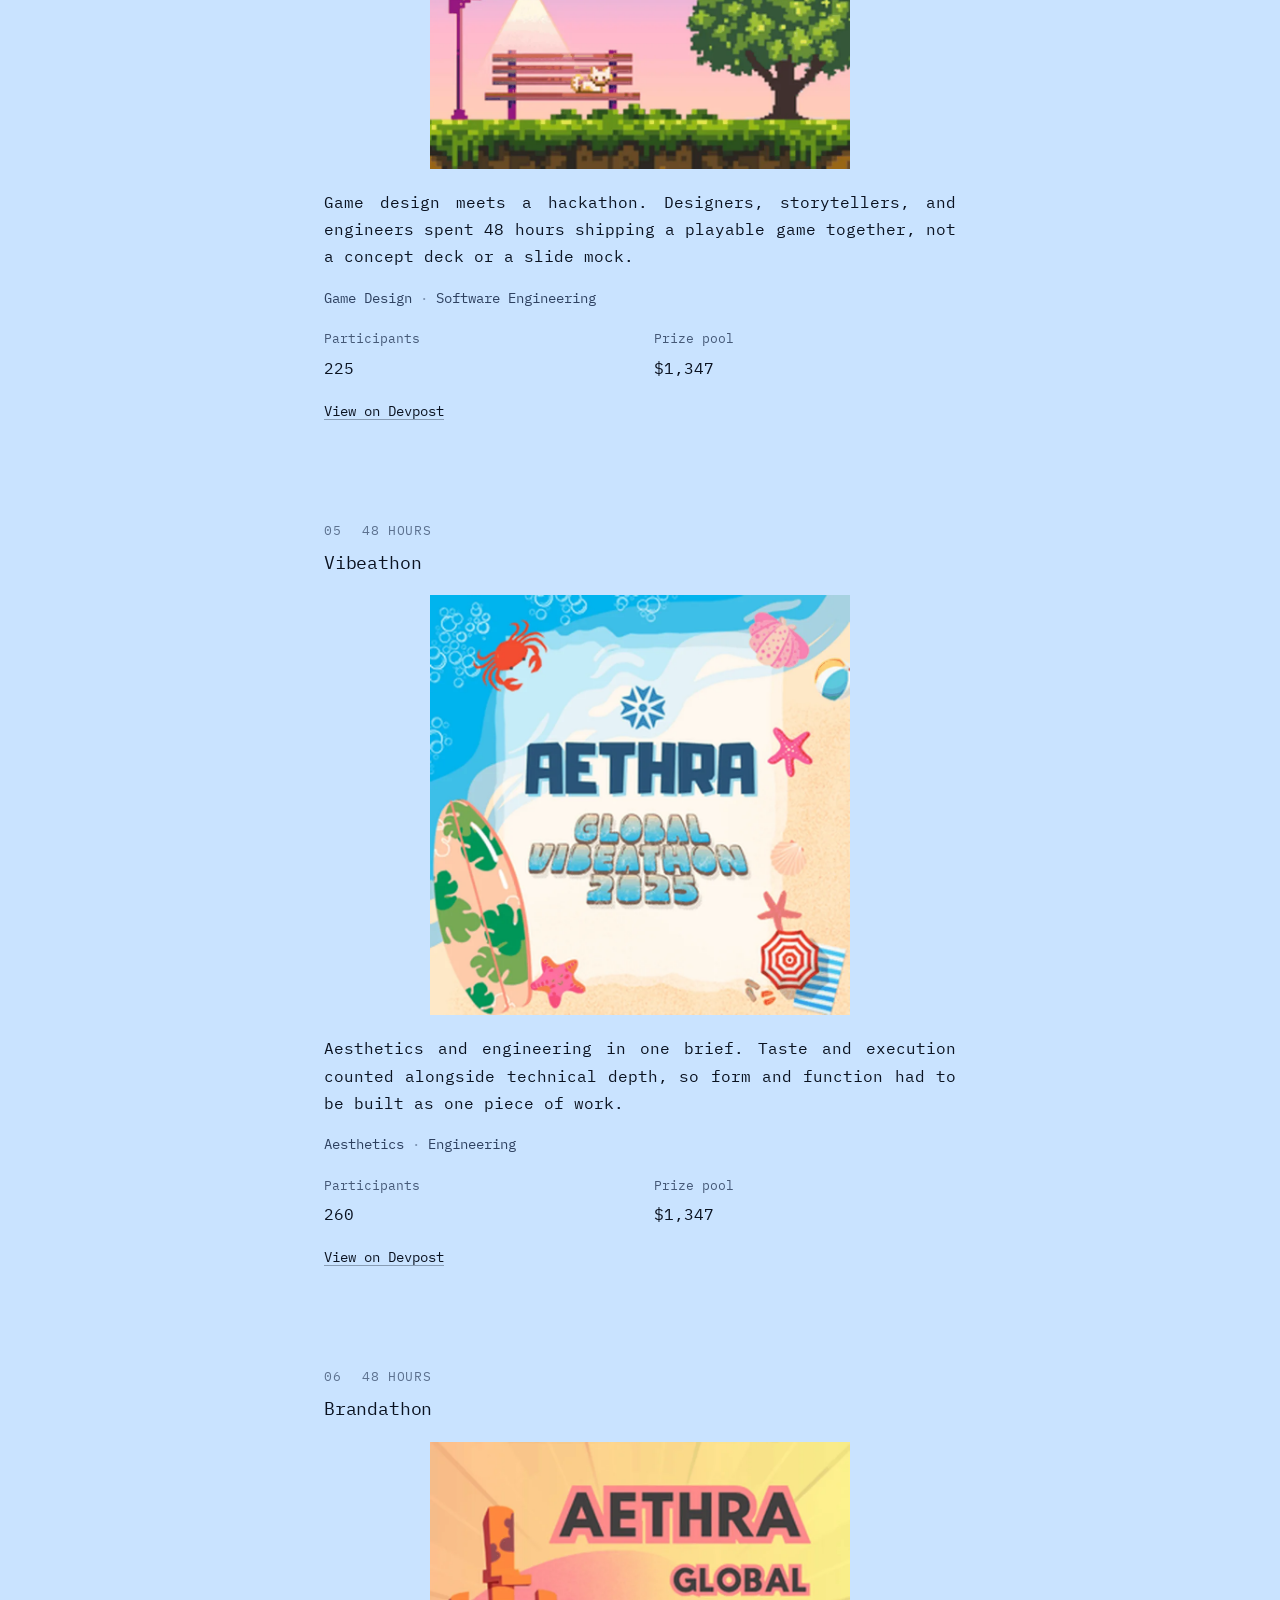
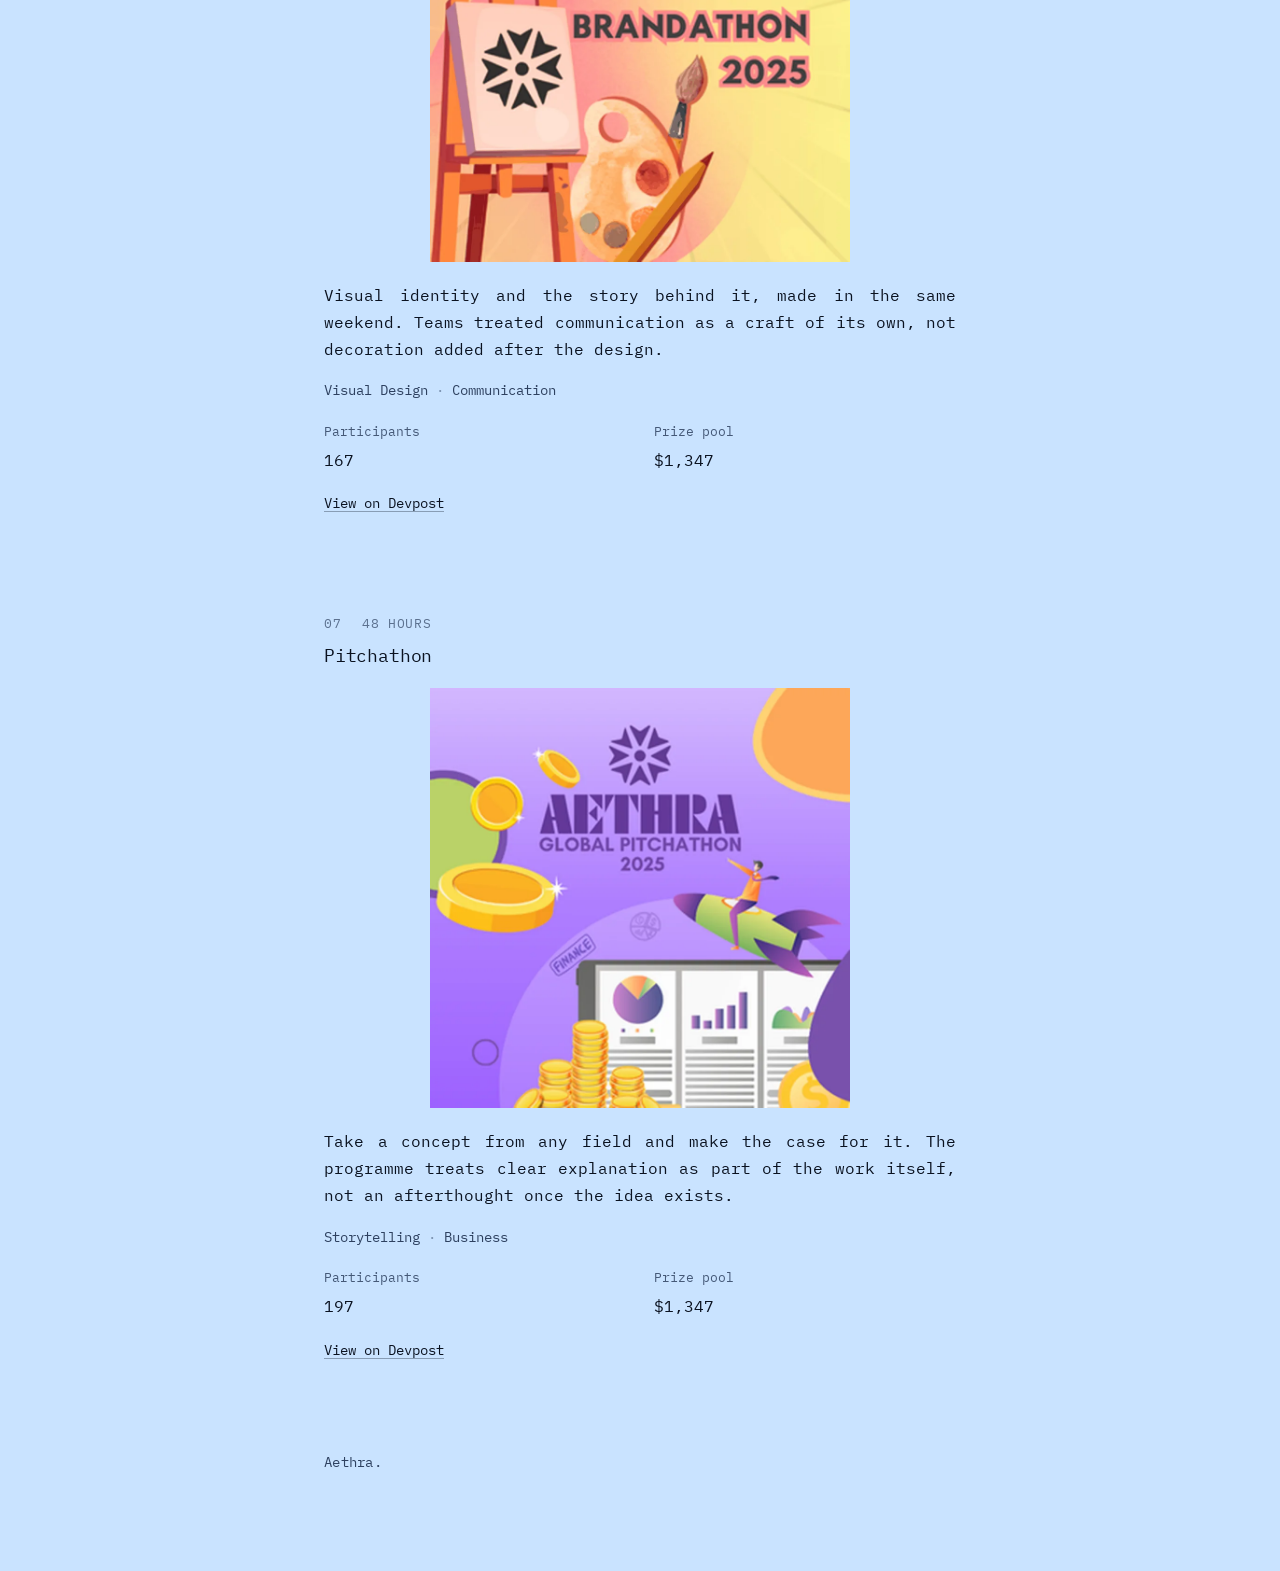
<file: events.html>
<!DOCTYPE html>
<html lang="en">
<head>
  <meta charset="UTF-8" />
  <meta name="viewport" content="width=device-width, initial-scale=1.0" />
  <title>Our Work · Aethra</title>
  <meta name="description" content="Aethra programmes across 84 countries: 2,340+ participants, 699 projects, $45,752 in prizes." />
  <link rel="canonical" href="https://aethra.co.in/events.html" />
  <meta name="robots" content="index, follow" />
  <link rel="icon" href="aethralogo.svg" type="image/svg+xml" />

  <meta property="og:type" content="website" />
  <meta property="og:site_name" content="Aethra" />
  <meta property="og:title" content="Our Work · Aethra" />
  <meta property="og:description" content="Aethra programmes across 84 countries: 2,340+ participants, 699 projects, $45,752 in prizes." />
  <meta property="og:url" content="https://aethra.co.in/events.html" />
  <meta property="og:image" content="https://aethra.co.in/aethralogo.png" />
  <meta name="twitter:card" content="summary" />
  <meta name="twitter:title" content="Our Work · Aethra" />
  <meta name="twitter:description" content="Aethra programmes across 84 countries: 2,340+ participants, 699 projects, $45,752 in prizes." />
  <meta name="twitter:image" content="https://aethra.co.in/aethralogo.png" />

  <script>document.documentElement.className+=" js"</script>
  <link rel="preconnect" href="https://fonts.googleapis.com" />
  <link rel="preconnect" href="https://fonts.gstatic.com" crossorigin />
  <link rel="stylesheet" href="https://fonts.googleapis.com/css2?family=IBM+Plex+Mono:ital,wght@0,400;0,500;0,700;1,400&display=swap" media="print" onload="this.media='all'" />
  <noscript><link rel="stylesheet" href="https://fonts.googleapis.com/css2?family=IBM+Plex+Mono:ital,wght@0,400;0,500;0,700;1,400&display=swap" /></noscript>
  <link rel="stylesheet" href="style.css?v=20261117c" />
</head>
<body>

<div id="ink-bg" aria-hidden="true"></div>


<div class="topbar" aria-hidden="true"></div>

<!-- Masthead -->
<div class="masthead">
  <header class="reveal">
    <a class="brand" href="index.html">
      <span>Aethra</span>
    </a>
    <nav>
      <a href="index.html">Home</a>
      <a href="events.html">Our Work</a>
      <a href="team.html">Team</a>
    </nav>
  </header>

  <h1 class="section-head reveal" style="margin-top:32px">Our Work</h1>

  <p class="hero-p reveal">
    Aethra began with open, varied events. Our first six followed that pattern.
    In 2026 we launched Moonshot, our first officially announced interdisciplinary event and our biggest yet.
    2,340+ participants. 699 projects. 84 countries. $45,752 in prizes.
  </p>
</div>

<div class="feed">

<ul class="items event-list">
  <li class="item reveal">
    <div class="item-body event-card">
      <span class="event-num">01</span>
      <span class="event-badge">Flagship</span>
      <h3 class="event-title">Moonshot: a 0 to 1 hackathon</h3>
      <img width="1600" height="1000" decoding="async" class="event-thumb" src="images/events/moonshot.webp?v=20261103a" alt="The Moonshot" loading="lazy" />
      <p class="event-desc">Our first officially announced interdisciplinary event, and our biggest yet. A 0-to-1 build where different fields meet on purpose, and teams ship something new instead of refining what already exists. 636 people took part, with support from MongoDB Atlas, CodeCrafters, and Iteration Machine.</p>
      <div class="chips">
        <span class="chip">Engineering</span>
        <span class="chip">Research</span>
      </div>
      <div class="status-grid">
        <div class="status-cell">
          <span class="status-key">Participants</span>
          <span class="status-val">636</span>
        </div>
        <div class="status-cell">
          <span class="status-key">Prize pool</span>
          <span class="status-val">$33,232+</span>
        </div>
        <div class="status-cell">
          <span class="status-key">Categories</span>
          <span class="status-val">11</span>
        </div>
        <div class="status-cell">
          <span class="status-key">Sponsors</span>
          <span class="status-val">5</span>
        </div>
      </div>
      <a class="event-link" href="https://moonshot-aethra.devpost.com" target="_blank" rel="noopener">View on Devpost</a>
    </div>
  </li>

  <li class="item reveal">
    <div class="item-body event-card">
      <span class="event-num">02</span>
      <span class="event-badge">Virtual</span>
      <h3 class="event-title">Ideathon</h3>
      <img width="900" height="900" decoding="async" class="event-thumb" src="images/events/ideathon.webp?v=20261103a" alt="Aethra Global Ideathon 2025" loading="lazy" />
      <p class="event-desc">Where Aethra began. Open to any background, it asked people to take a concept from one field and pair it with the craft of pitching it well, so the idea and the argument had to travel together.</p>
      <div class="chips">
        <span class="chip">Ideation</span>
        <span class="chip">Communication</span>
      </div>
      <div class="status-grid">
        <div class="status-cell">
          <span class="status-key">Participants</span>
          <span class="status-val">558</span>
        </div>
        <div class="status-cell">
          <span class="status-key">Prize pool</span>
          <span class="status-val">$5,785</span>
        </div>
      </div>
      <a class="event-link" href="https://aethra-ideathon-2025.devpost.com" target="_blank" rel="noopener">View on Devpost</a>
    </div>
  </li>

  <li class="item reveal">
    <div class="item-body event-card">
      <span class="event-num">03</span>
      <span class="event-badge">48 Hours</span>
      <h3 class="event-title">Hackathon</h3>
      <img width="900" height="900" decoding="async" class="event-thumb" src="images/events/hackathon.webp?v=20261103a" alt="Aethra Global Hackathon 2025" loading="lazy" />
      <p class="event-desc">An open-track build weekend. Teams joined engineering with whatever second discipline their project actually needed, with no single lane forced on what they could make.</p>
      <div class="chips">
        <span class="chip">Engineering</span>
        <span class="chip">Open Field</span>
      </div>
      <div class="status-grid">
        <div class="status-cell">
          <span class="status-key">Participants</span>
          <span class="status-val">297</span>
        </div>
        <div class="status-cell">
          <span class="status-key">Prize pool</span>
          <span class="status-val">$1,347</span>
        </div>
      </div>
      <a class="event-link" href="https://aethra-global-hackathon-2025.devpost.com" target="_blank" rel="noopener">View on Devpost</a>
    </div>
  </li>

  <li class="item reveal">
    <div class="item-body event-card">
      <span class="event-num">04</span>
      <span class="event-badge">48 Hours</span>
      <h3 class="event-title">Gamethon</h3>
      <img width="900" height="900" decoding="async" class="event-thumb" src="images/events/gamethon.webp?v=20261103a" alt="Aethra Global Gamethon 2025" loading="lazy" />
      <p class="event-desc">Game design meets a hackathon. Designers, storytellers, and engineers spent 48 hours shipping a playable game together, not a concept deck or a slide mock.</p>
      <div class="chips">
        <span class="chip">Game Design</span>
        <span class="chip">Software Engineering</span>
      </div>
      <div class="status-grid">
        <div class="status-cell">
          <span class="status-key">Participants</span>
          <span class="status-val">225</span>
        </div>
        <div class="status-cell">
          <span class="status-key">Prize pool</span>
          <span class="status-val">$1,347</span>
        </div>
      </div>
      <a class="event-link" href="https://aethra-global-gamethon-2025.devpost.com" target="_blank" rel="noopener">View on Devpost</a>
    </div>
  </li>

  <li class="item reveal">
    <div class="item-body event-card">
      <span class="event-num">05</span>
      <span class="event-badge">48 Hours</span>
      <h3 class="event-title">Vibeathon</h3>
      <img width="900" height="900" decoding="async" class="event-thumb" src="images/events/vibeathon.webp?v=20261103a" alt="Aethra Global Vibeathon 2025" loading="lazy" />
      <p class="event-desc">Aesthetics and engineering in one brief. Taste and execution counted alongside technical depth, so form and function had to be built as one piece of work.</p>
      <div class="chips">
        <span class="chip">Aesthetics</span>
        <span class="chip">Engineering</span>
      </div>
      <div class="status-grid">
        <div class="status-cell">
          <span class="status-key">Participants</span>
          <span class="status-val">260</span>
        </div>
        <div class="status-cell">
          <span class="status-key">Prize pool</span>
          <span class="status-val">$1,347</span>
        </div>
      </div>
      <a class="event-link" href="https://aethra-global-vibeathon-2025.devpost.com" target="_blank" rel="noopener">View on Devpost</a>
    </div>
  </li>

  <li class="item reveal">
    <div class="item-body event-card">
      <span class="event-num">06</span>
      <span class="event-badge">48 Hours</span>
      <h3 class="event-title">Brandathon</h3>
      <img width="900" height="900" decoding="async" class="event-thumb" src="images/events/brandathon.webp?v=20261103a" alt="Aethra Global Brandathon 2025" loading="lazy" />
      <p class="event-desc">Visual identity and the story behind it, made in the same weekend. Teams treated communication as a craft of its own, not decoration added after the design.</p>
      <div class="chips">
        <span class="chip">Visual Design</span>
        <span class="chip">Communication</span>
      </div>
      <div class="status-grid">
        <div class="status-cell">
          <span class="status-key">Participants</span>
          <span class="status-val">167</span>
        </div>
        <div class="status-cell">
          <span class="status-key">Prize pool</span>
          <span class="status-val">$1,347</span>
        </div>
      </div>
      <a class="event-link" href="https://aethra-global-brandathon-2025.devpost.com" target="_blank" rel="noopener">View on Devpost</a>
    </div>
  </li>

  <li class="item reveal">
    <div class="item-body event-card">
      <span class="event-num">07</span>
      <span class="event-badge">48 Hours</span>
      <h3 class="event-title">Pitchathon</h3>
      <img width="900" height="900" decoding="async" class="event-thumb" src="images/events/pitchathon.webp?v=20261103a" alt="Aethra Global Pitchathon 2025" loading="lazy" />
      <p class="event-desc">Take a concept from any field and make the case for it. The programme treats clear explanation as part of the work itself, not an afterthought once the idea exists.</p>
      <div class="chips">
        <span class="chip">Storytelling</span>
        <span class="chip">Business</span>
      </div>
      <div class="status-grid">
        <div class="status-cell">
          <span class="status-key">Participants</span>
          <span class="status-val">197</span>
        </div>
        <div class="status-cell">
          <span class="status-key">Prize pool</span>
          <span class="status-val">$1,347</span>
        </div>
      </div>
      <a class="event-link" href="https://aethra-global-pitchathon-2025.devpost.com" target="_blank" rel="noopener">View on Devpost</a>
    </div>
  </li>
</ul>

<footer class="reveal">
  <p>Aethra.</p>
</footer>

</div><!-- /feed -->

<script>
const io = new IntersectionObserver(entries => {
  entries.forEach(e => { if (e.isIntersecting) { e.target.classList.add('in'); io.unobserve(e.target); } });
}, { threshold: 0.08 });
document.querySelectorAll('.reveal').forEach(el => io.observe(el));
setTimeout(() => document.querySelectorAll('.reveal:not(.in)').forEach(el => el.classList.add('in')), 2500);
</script>
<script type="module" src="bg.js?v=20261117c"></script>
</body>
</html>
</file>
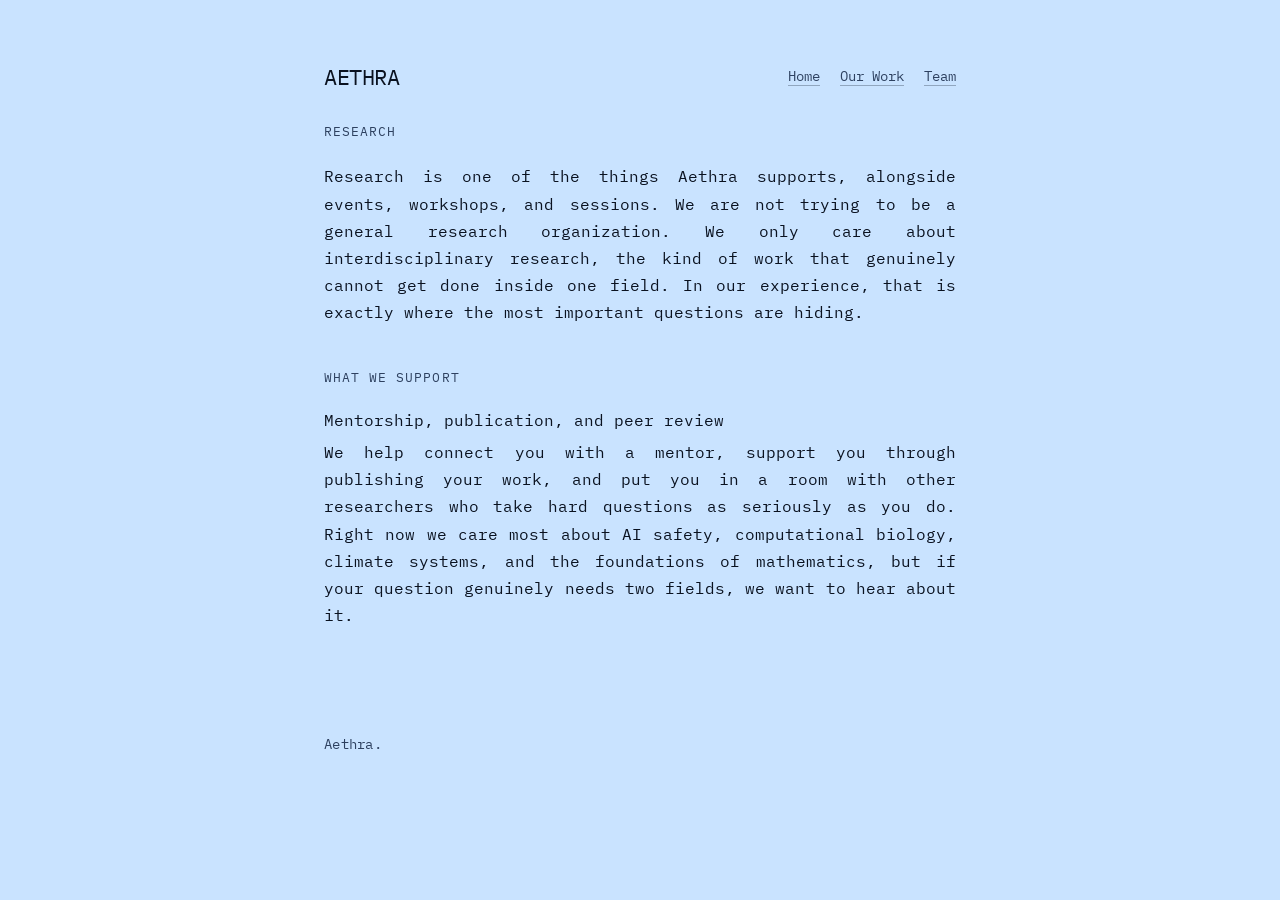
<file: research.html>
<!DOCTYPE html>
<html lang="en">
<head>
  <meta charset="UTF-8" />
  <meta name="viewport" content="width=device-width, initial-scale=1.0" />
  <title>Research · Aethra</title>
  <meta name="description" content="Aethra Research: interdisciplinary work that genuinely requires more than one field to make progress." />
  <link rel="canonical" href="https://aethra.co.in/research.html" />
  <meta name="robots" content="index, follow" />
  <link rel="icon" href="aethralogo.svg" type="image/svg+xml" />

  <meta property="og:type" content="website" />
  <meta property="og:site_name" content="Aethra" />
  <meta property="og:title" content="Research · Aethra" />
  <meta property="og:description" content="Aethra Research: interdisciplinary work that genuinely requires more than one field to make progress." />
  <meta property="og:url" content="https://aethra.co.in/research.html" />
  <meta property="og:image" content="https://aethra.co.in/aethralogo.png" />
  <meta name="twitter:card" content="summary" />
  <meta name="twitter:title" content="Research · Aethra" />
  <meta name="twitter:description" content="Aethra Research: interdisciplinary work that genuinely requires more than one field to make progress." />
  <meta name="twitter:image" content="https://aethra.co.in/aethralogo.png" />

  <script>document.documentElement.className+=" js"</script>
  <link rel="preconnect" href="https://fonts.googleapis.com" />
  <link rel="preconnect" href="https://fonts.gstatic.com" crossorigin />
  <link rel="stylesheet" href="https://fonts.googleapis.com/css2?family=IBM+Plex+Mono:ital,wght@0,400;0,500;0,700;1,400&display=swap" media="print" onload="this.media='all'" />
  <noscript><link rel="stylesheet" href="https://fonts.googleapis.com/css2?family=IBM+Plex+Mono:ital,wght@0,400;0,500;0,700;1,400&display=swap" /></noscript>
  <link rel="stylesheet" href="style.css?v=20261117c" />
</head>
<body>

<div id="ink-bg" aria-hidden="true"></div>


<div class="topbar" aria-hidden="true"></div>

<!-- Masthead -->
<div class="masthead">
  <header class="reveal">
    <a class="brand" href="index.html">
      <span>Aethra</span>
    </a>
    <nav>
      <a href="index.html">Home</a>
      <a href="events.html">Our Work</a>
      <a href="team.html">Team</a>
    </nav>
  </header>

  <h1 class="section-head reveal" style="margin-top:32px">Research</h1>

  <p class="hero-p reveal">
    Research is one of the things Aethra supports, alongside events, workshops, and
    sessions. We are not trying to be a general research organization. We only care about
    interdisciplinary research, the kind of work that genuinely cannot get done inside one
    field. In our experience, that is exactly where the most important questions are hiding.
  </p>
</div>

<div class="feed">

<h2 class="section-head reveal">What we support</h2>

<ul class="items">
  <li class="item reveal">
    <span class="item-dot"></span>
    <div class="item-body item-card">
      <div class="item-head">
        <span class="item-title">Mentorship, publication, and peer review</span>
      </div>
      <p class="item-desc">We help connect you with a mentor, support you through publishing your work, and put you in a room with other researchers who take hard questions as seriously as you do. Right now we care most about AI safety, computational biology, climate systems, and the foundations of mathematics, but if your question genuinely needs two fields, we want to hear about it.</p>
    </div>
  </li>
</ul>


<footer class="reveal">
  <p>Aethra.</p>
</footer>

</div><!-- /feed -->

<script>
const io = new IntersectionObserver(entries => {
  entries.forEach(e => { if (e.isIntersecting) { e.target.classList.add('in'); io.unobserve(e.target); } });
}, { threshold: 0.08 });
document.querySelectorAll('.reveal').forEach(el => io.observe(el));
setTimeout(() => document.querySelectorAll('.reveal:not(.in)').forEach(el => el.classList.add('in')), 2500);
</script>
<script type="module" src="bg.js?v=20261117c"></script>
</body>
</html>
</file>
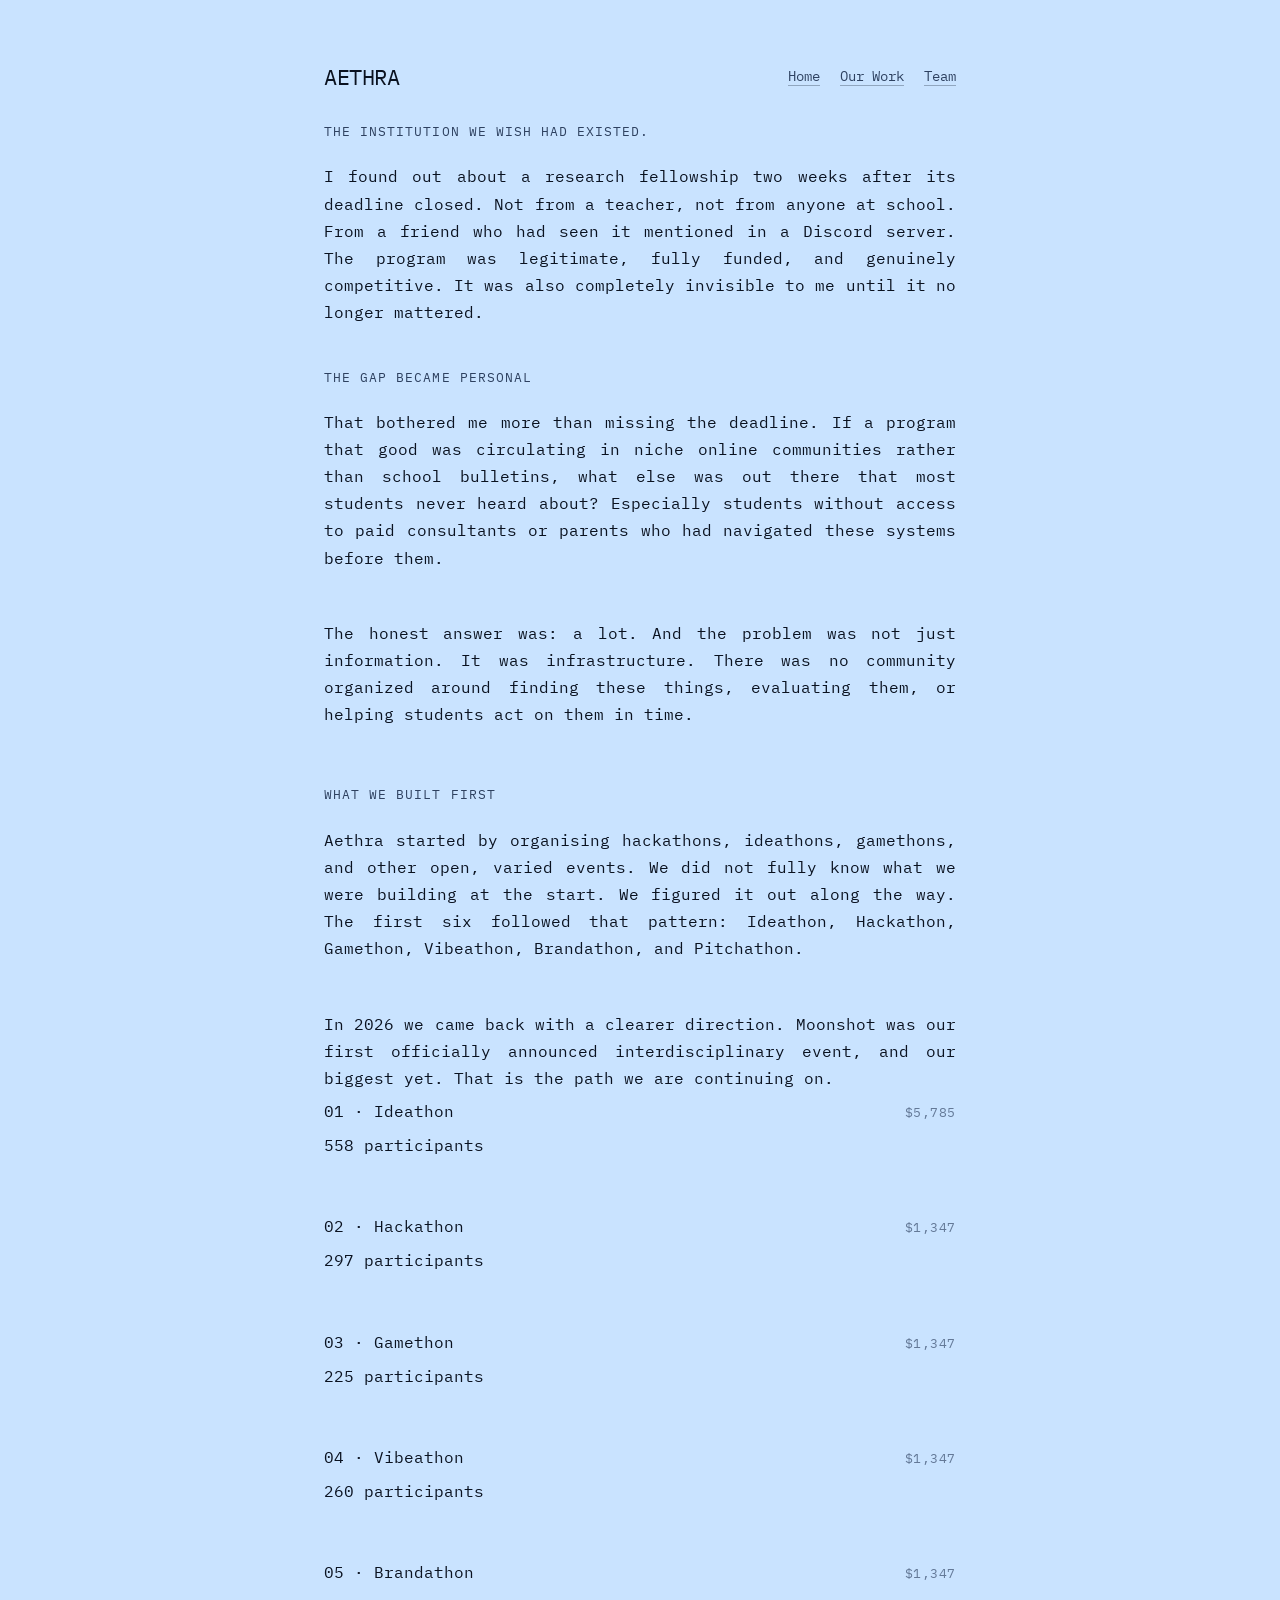
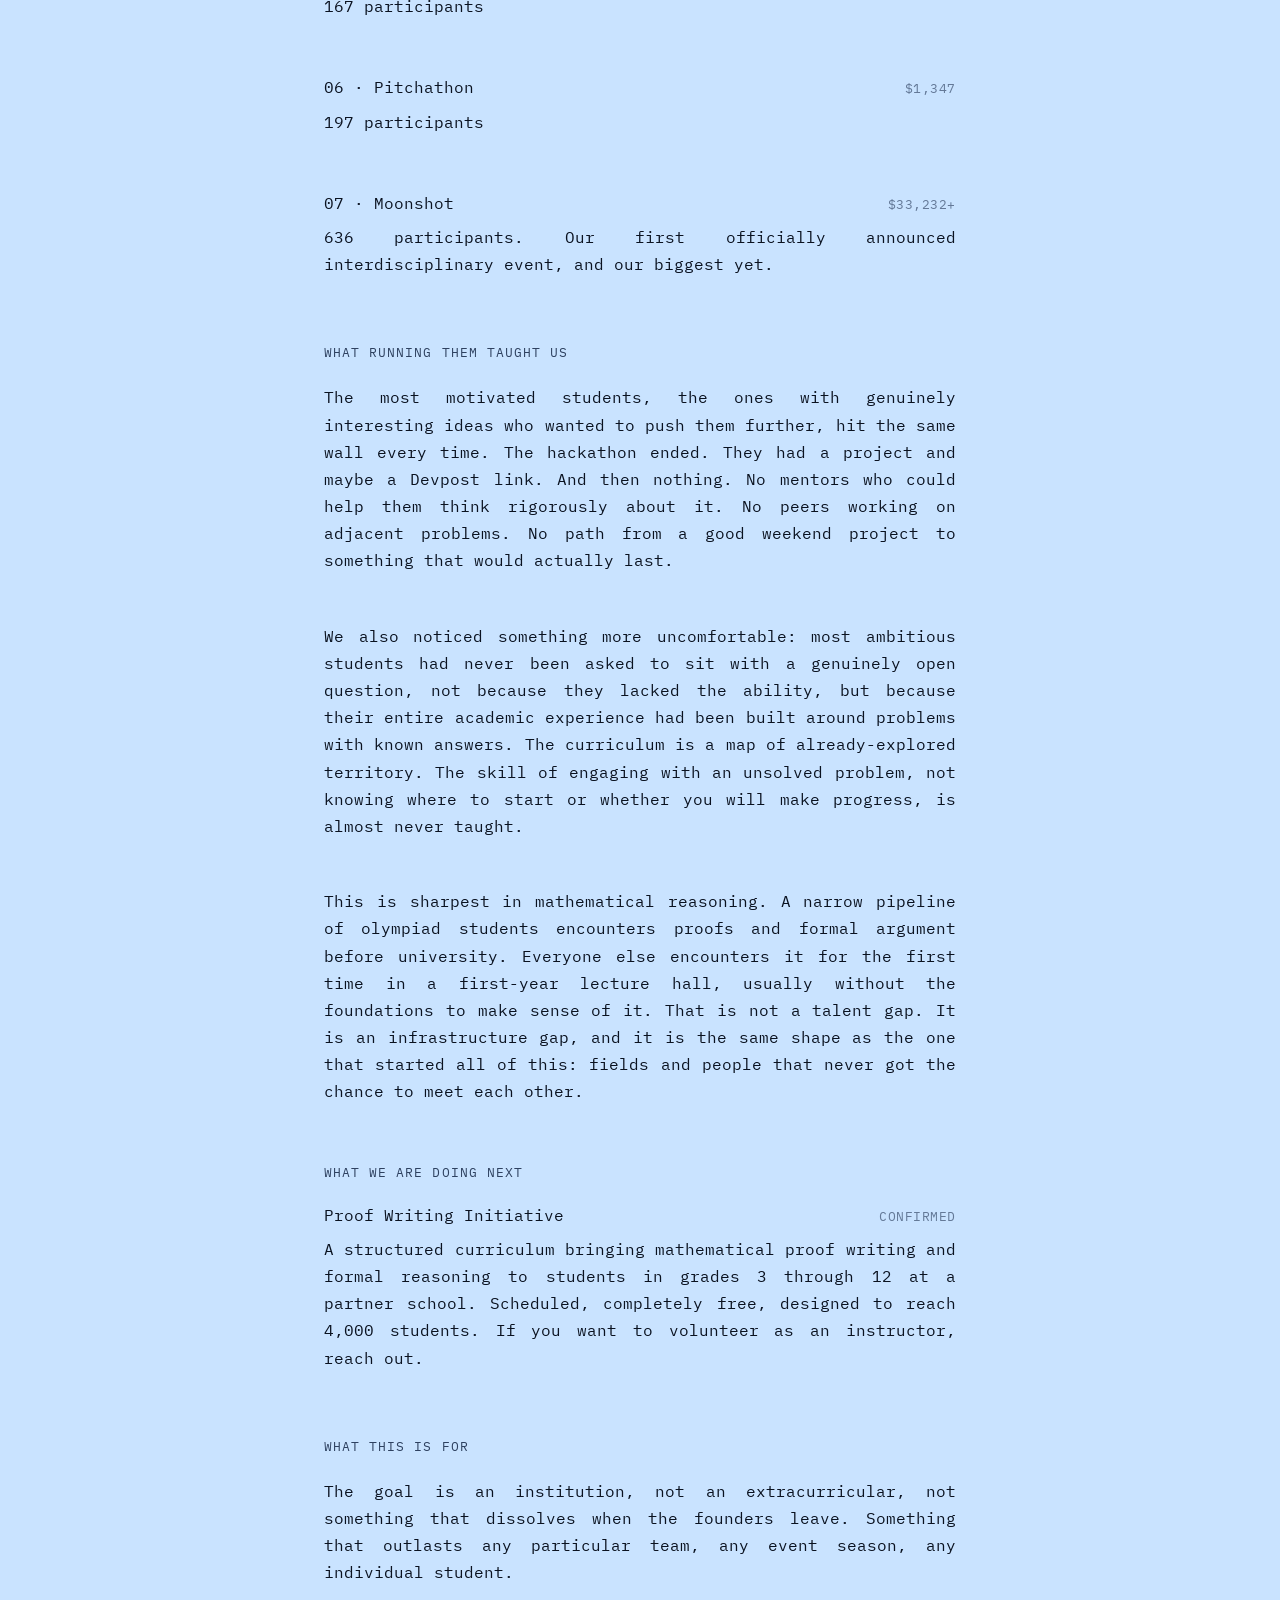
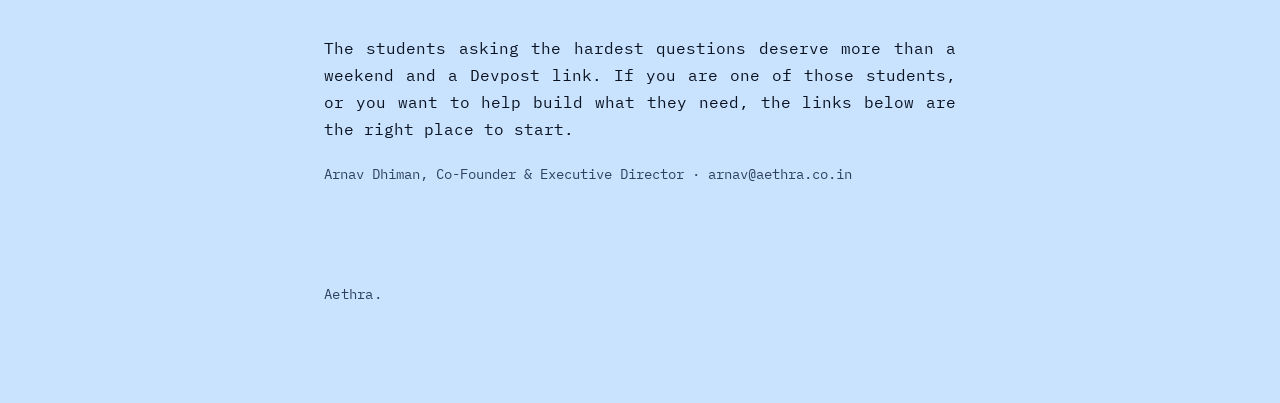
<file: story.html>
<!DOCTYPE html>
<html lang="en">
<head>
  <meta charset="UTF-8" />
  <meta name="viewport" content="width=device-width, initial-scale=1.0" />
  <title>Our Story · Aethra</title>
  <meta name="description" content="How Aethra started with open events, then launched Moonshot in 2026." />
  <link rel="canonical" href="https://aethra.co.in/story.html" />
  <meta name="robots" content="index, follow" />
  <link rel="icon" href="aethralogo.svg" type="image/svg+xml" />

  <meta property="og:type" content="website" />
  <meta property="og:site_name" content="Aethra" />
  <meta property="og:title" content="Our Story · Aethra" />
  <meta property="og:description" content="How Aethra started with open events, then launched Moonshot in 2026." />
  <meta property="og:url" content="https://aethra.co.in/story.html" />
  <meta property="og:image" content="https://aethra.co.in/aethralogo.png" />
  <meta name="twitter:card" content="summary" />
  <meta name="twitter:title" content="Our Story · Aethra" />
  <meta name="twitter:description" content="How Aethra started with open events, then launched Moonshot in 2026." />
  <meta name="twitter:image" content="https://aethra.co.in/aethralogo.png" />

  <script>document.documentElement.className+=" js"</script>
  <link rel="preconnect" href="https://fonts.googleapis.com" />
  <link rel="preconnect" href="https://fonts.gstatic.com" crossorigin />
  <link rel="stylesheet" href="https://fonts.googleapis.com/css2?family=IBM+Plex+Mono:ital,wght@0,400;0,500;0,700;1,400&display=swap" media="print" onload="this.media='all'" />
  <noscript><link rel="stylesheet" href="https://fonts.googleapis.com/css2?family=IBM+Plex+Mono:ital,wght@0,400;0,500;0,700;1,400&display=swap" /></noscript>
  <link rel="stylesheet" href="style.css?v=20261117c" />
</head>
<body>

<div id="ink-bg" aria-hidden="true"></div>


<div class="topbar" aria-hidden="true"></div>

<!-- Masthead -->
<div class="masthead">
  <header class="reveal">
    <a class="brand" href="index.html">
      <span>Aethra</span>
    </a>
    <nav>
      <a href="index.html">Home</a>
      <a href="events.html">Our Work</a>
      <a href="team.html">Team</a>
    </nav>
  </header>

  <h1 class="section-head reveal" style="margin-top:32px">The institution we wish had existed.</h1>

  <p class="hero-p reveal">
    I found out about a research fellowship two weeks after its deadline closed. Not from a
    teacher, not from anyone at school. From a friend who had seen it mentioned in a Discord
    server. The program was legitimate, fully funded, and genuinely competitive. It was also
    completely invisible to me until it no longer mattered.
  </p>
</div>

<div class="feed">

<h2 class="section-head reveal">The gap became personal</h2>

<ul class="items">
  <li class="item reveal">
    <span class="item-dot"></span>
    <div class="item-body item-plain">
      <p class="item-desc">That bothered me more than missing the deadline. If a program that good was circulating in niche online communities rather than school bulletins, what else was out there that most students never heard about? Especially students without access to paid consultants or parents who had navigated these systems before them.</p>
    </div>
  </li>
  <li class="item reveal">
    <span class="item-dot"></span>
    <div class="item-body item-plain">
      <p class="item-desc">The honest answer was: a lot. And the problem was not just information. It was infrastructure. There was no community organized around finding these things, evaluating them, or helping students act on them in time.</p>
    </div>
  </li>
</ul>

<h2 class="section-head reveal">What we built first</h2>

<ul class="items">
  <li class="item reveal">
    <span class="item-dot"></span>
    <div class="item-body item-plain">
      <p class="item-desc">Aethra started by organising hackathons, ideathons, gamethons, and other open, varied events. We did not fully know what we were building at the start. We figured it out along the way. The first six followed that pattern: Ideathon, Hackathon, Gamethon, Vibeathon, Brandathon, and Pitchathon.</p>
    </div>
  </li>
  <li class="item reveal">
    <span class="item-dot"></span>
    <div class="item-body item-plain">
      <p class="item-desc">In 2026 we came back with a clearer direction. Moonshot was our first officially announced interdisciplinary event, and our biggest yet. That is the path we are continuing on.</p>
    </div>
  </li>
</ul>

<ul class="items">
  <li class="item reveal">
    <span class="item-dot"></span>
    <div class="item-body item-card">
      <div class="item-head">
        <span class="item-title">01 &middot; Ideathon</span>
        <span class="item-meta">$5,785</span>
      </div>
      <p class="item-desc">558 participants</p>
    </div>
  </li>
  <li class="item reveal">
    <span class="item-dot"></span>
    <div class="item-body item-card">
      <div class="item-head">
        <span class="item-title">02 &middot; Hackathon</span>
        <span class="item-meta">$1,347</span>
      </div>
      <p class="item-desc">297 participants</p>
    </div>
  </li>
  <li class="item reveal">
    <span class="item-dot"></span>
    <div class="item-body item-card">
      <div class="item-head">
        <span class="item-title">03 &middot; Gamethon</span>
        <span class="item-meta">$1,347</span>
      </div>
      <p class="item-desc">225 participants</p>
    </div>
  </li>
  <li class="item reveal">
    <span class="item-dot"></span>
    <div class="item-body item-card">
      <div class="item-head">
        <span class="item-title">04 &middot; Vibeathon</span>
        <span class="item-meta">$1,347</span>
      </div>
      <p class="item-desc">260 participants</p>
    </div>
  </li>
  <li class="item reveal">
    <span class="item-dot"></span>
    <div class="item-body item-card">
      <div class="item-head">
        <span class="item-title">05 &middot; Brandathon</span>
        <span class="item-meta">$1,347</span>
      </div>
      <p class="item-desc">167 participants</p>
    </div>
  </li>
  <li class="item reveal">
    <span class="item-dot"></span>
    <div class="item-body item-card">
      <div class="item-head">
        <span class="item-title">06 &middot; Pitchathon</span>
        <span class="item-meta">$1,347</span>
      </div>
      <p class="item-desc">197 participants</p>
    </div>
  </li>
  <li class="item reveal">
    <span class="item-dot"></span>
    <div class="item-body item-card">
      <div class="item-head">
        <span class="item-title">07 &middot; Moonshot</span>
        <span class="item-meta">$33,232+</span>
      </div>
      <p class="item-desc">636 participants. Our first officially announced interdisciplinary event, and our biggest yet.</p>
    </div>
  </li>
</ul>

<h2 class="section-head reveal">What running them taught us</h2>

<ul class="items">
  <li class="item reveal">
    <span class="item-dot"></span>
    <div class="item-body item-plain">
      <p class="item-desc">The most motivated students, the ones with genuinely interesting ideas who wanted to push them further, hit the same wall every time. The hackathon ended. They had a project and maybe a Devpost link. And then nothing. No mentors who could help them think rigorously about it. No peers working on adjacent problems. No path from a good weekend project to something that would actually last.</p>
    </div>
  </li>
  <li class="item reveal">
    <span class="item-dot"></span>
    <div class="item-body item-plain">
      <p class="item-desc">We also noticed something more uncomfortable: most ambitious students had never been asked to sit with a genuinely open question, not because they lacked the ability, but because their entire academic experience had been built around problems with known answers. The curriculum is a map of already-explored territory. The skill of engaging with an unsolved problem, not knowing where to start or whether you will make progress, is almost never taught.</p>
    </div>
  </li>
  <li class="item reveal">
    <span class="item-dot"></span>
    <div class="item-body item-plain">
      <p class="item-desc">This is sharpest in mathematical reasoning. A narrow pipeline of olympiad students encounters proofs and formal argument before university. Everyone else encounters it for the first time in a first-year lecture hall, usually without the foundations to make sense of it. That is not a talent gap. It is an infrastructure gap, and it is the same shape as the one that started all of this: fields and people that never got the chance to meet each other.</p>
    </div>
  </li>
</ul>

<h2 class="section-head reveal">What we are doing next</h2>

<ul class="items">
  <li class="item reveal">
    <span class="item-dot"></span>
    <div class="item-body item-card">
      <div class="item-head">
        <span class="item-title">Proof Writing Initiative</span>
        <span class="item-meta">Confirmed</span>
      </div>
      <p class="item-desc">A structured curriculum bringing mathematical proof writing and formal reasoning to students in grades 3 through 12 at a partner school. Scheduled, completely free, designed to reach 4,000 students. If you want to volunteer as an instructor, reach out.</p>
    </div>
  </li>
</ul>

<h2 class="section-head reveal">What this is for</h2>

<ul class="items">
  <li class="item reveal">
    <span class="item-dot"></span>
    <div class="item-body item-plain">
      <p class="item-desc">The goal is an institution, not an extracurricular, not something that dissolves when the founders leave. Something that outlasts any particular team, any event season, any individual student.</p>
    </div>
  </li>
  <li class="item reveal">
    <span class="item-dot"></span>
    <div class="item-body item-plain">
      <p class="item-desc">The students asking the hardest questions deserve more than a weekend and a Devpost link. If you are one of those students, or you want to help build what they need, the links below are the right place to start.</p>
      <div class="chips" style="margin-top:20px">
        <span class="chip">Arnav Dhiman, Co-Founder &amp; Executive Director · <a href="mailto:arnav@aethra.co.in">arnav@aethra.co.in</a></span>
      </div>
    </div>
  </li>
</ul>

<footer class="reveal">
  <p>Aethra.</p>
</footer>

</div><!-- /feed -->

<script>
const io = new IntersectionObserver(entries => {
  entries.forEach(e => { if (e.isIntersecting) { e.target.classList.add('in'); io.unobserve(e.target); } });
}, { threshold: 0.08 });
document.querySelectorAll('.reveal').forEach(el => io.observe(el));
setTimeout(() => document.querySelectorAll('.reveal:not(.in)').forEach(el => el.classList.add('in')), 2500);
</script>
<script type="module" src="bg.js?v=20261117c"></script>
</body>
</html>
</file>
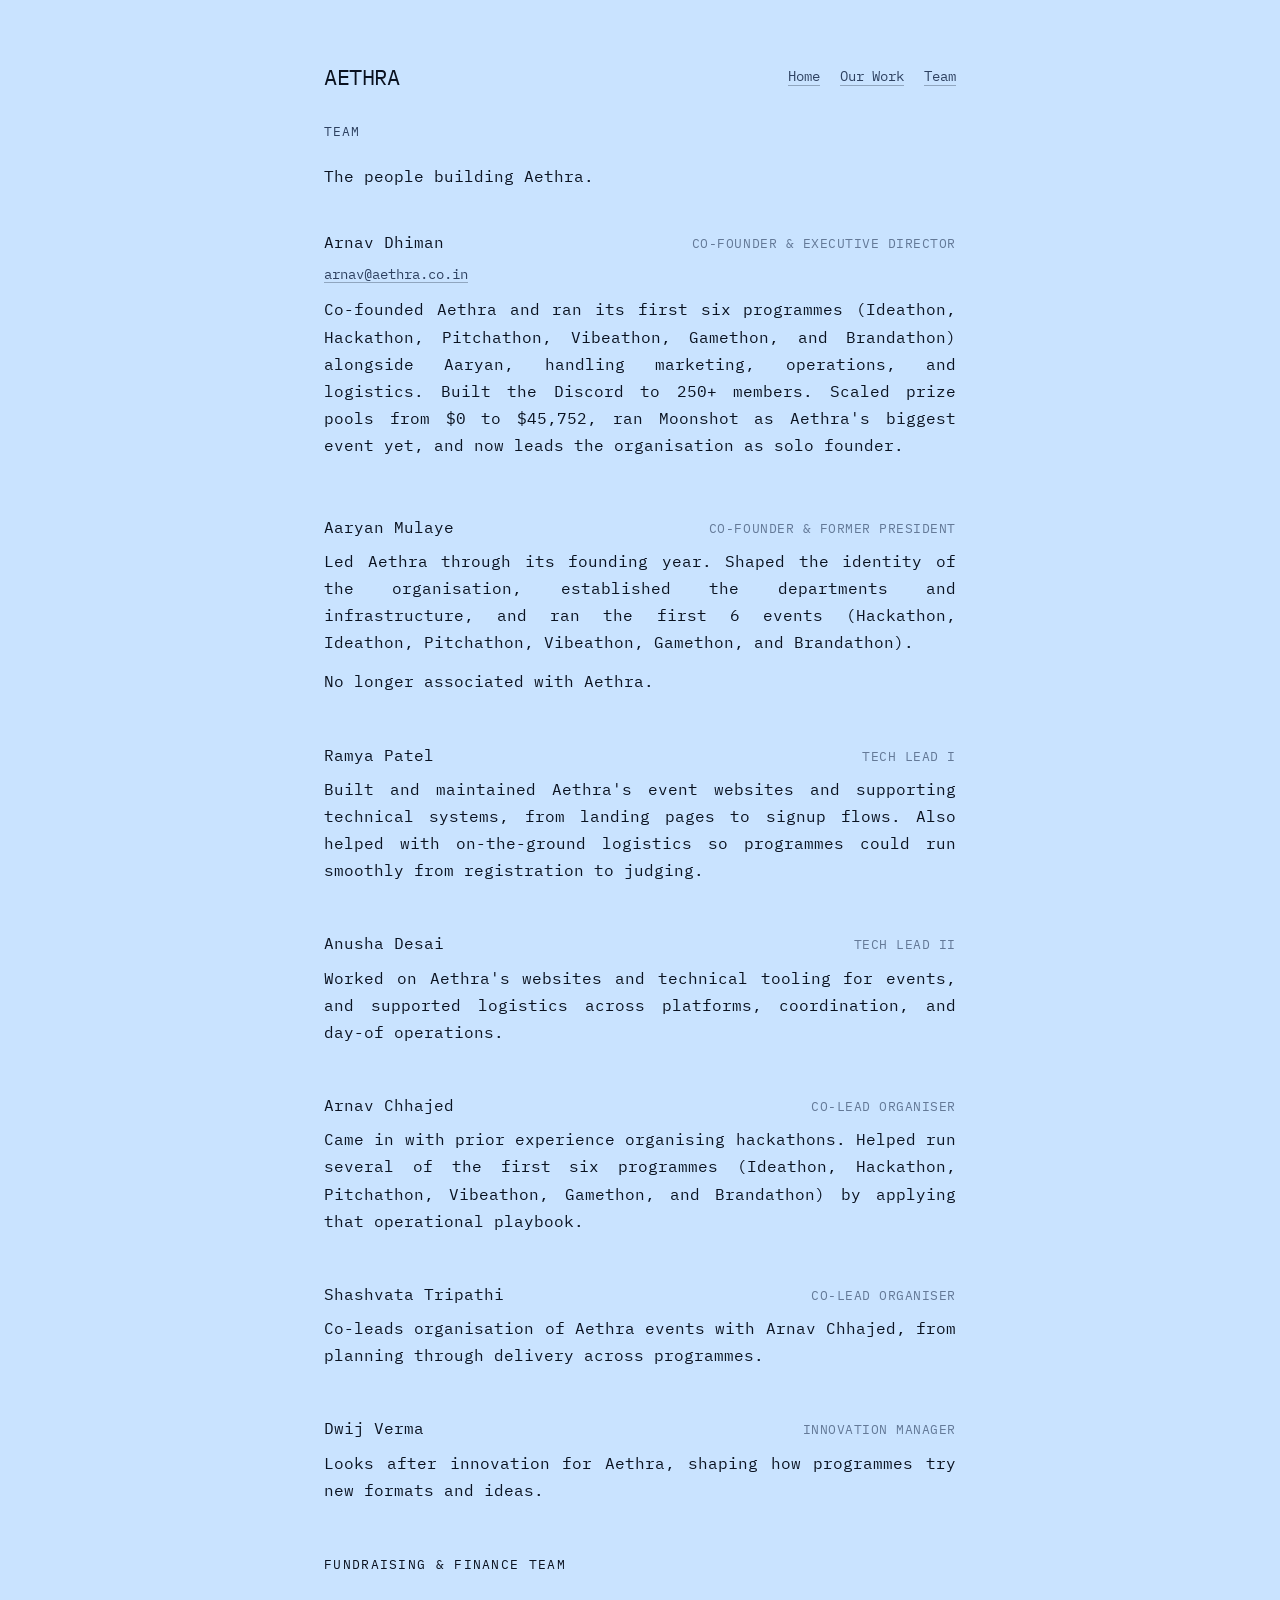
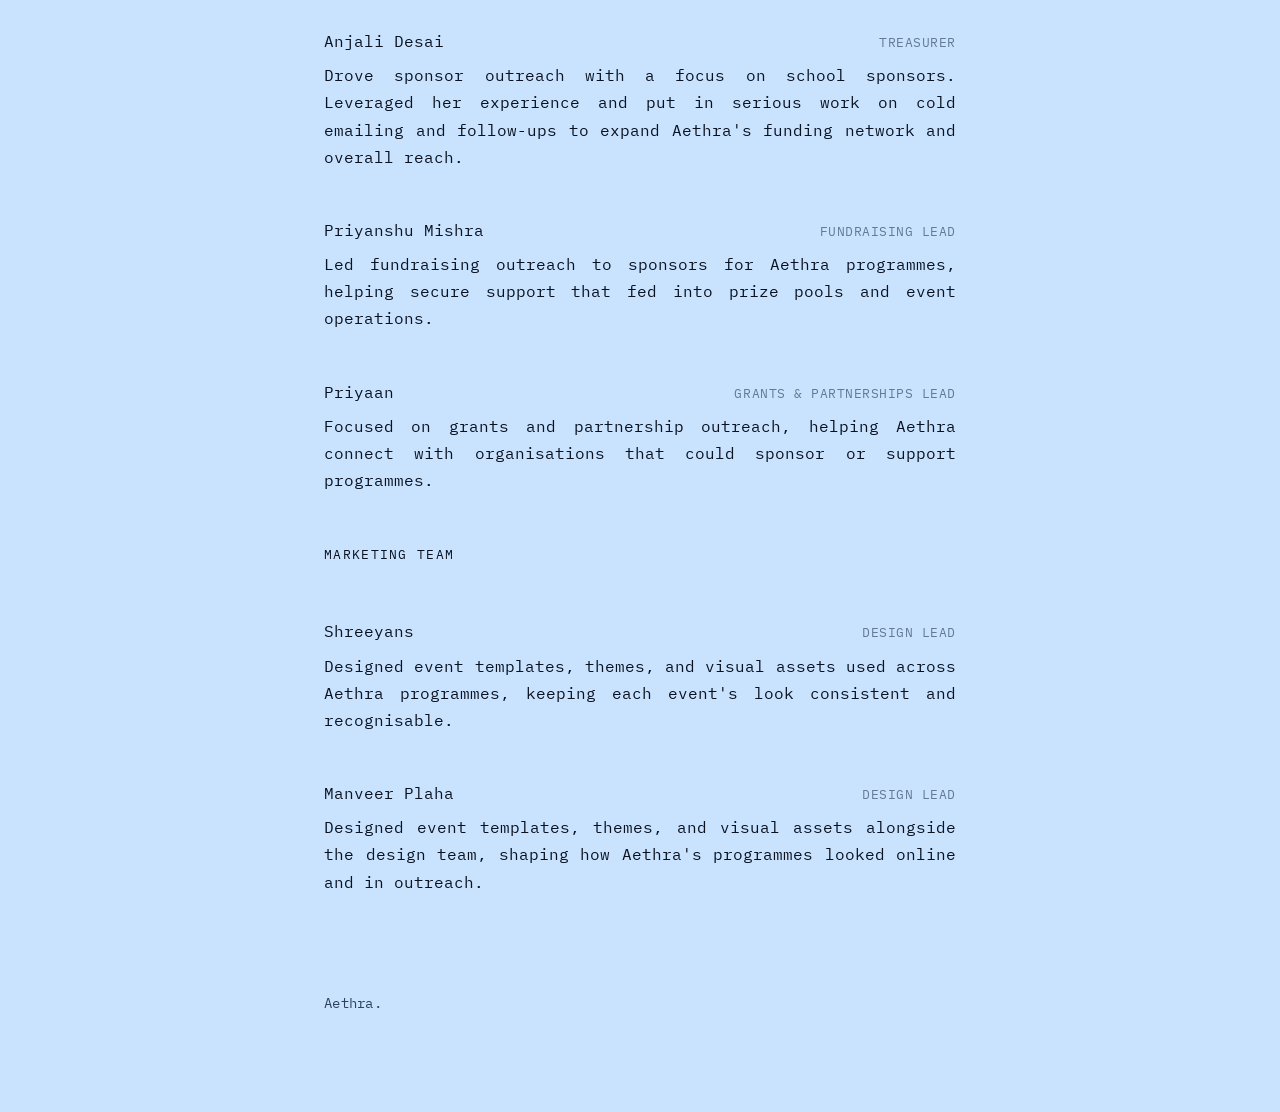
<file: team.html>
<!DOCTYPE html>
<html lang="en">
<head>
  <meta charset="UTF-8" />
  <meta name="viewport" content="width=device-width, initial-scale=1.0" />
  <title>Team · Aethra</title>
  <meta name="description" content="Meet the people building Aethra, the founders, organizers, and leads running our events and community." />
  <link rel="canonical" href="https://aethra.co.in/team.html" />
  <meta name="robots" content="index, follow" />
  <link rel="icon" href="aethralogo.svg" type="image/svg+xml" />

  <meta property="og:type" content="website" />
  <meta property="og:site_name" content="Aethra" />
  <meta property="og:title" content="Team · Aethra" />
  <meta property="og:description" content="Meet the people building Aethra, the founders, organizers, and leads running our events and community." />
  <meta property="og:url" content="https://aethra.co.in/team.html" />
  <meta property="og:image" content="https://aethra.co.in/aethralogo.png" />
  <meta name="twitter:card" content="summary" />
  <meta name="twitter:title" content="Team · Aethra" />
  <meta name="twitter:description" content="Meet the people building Aethra." />
  <meta name="twitter:image" content="https://aethra.co.in/aethralogo.png" />

  <script>document.documentElement.className+=" js"</script>
  <link rel="preconnect" href="https://fonts.googleapis.com" />
  <link rel="preconnect" href="https://fonts.gstatic.com" crossorigin />
  <link rel="stylesheet" href="https://fonts.googleapis.com/css2?family=IBM+Plex+Mono:ital,wght@0,400;0,500;0,700;1,400&display=swap" media="print" onload="this.media='all'" />
  <noscript><link rel="stylesheet" href="https://fonts.googleapis.com/css2?family=IBM+Plex+Mono:ital,wght@0,400;0,500;0,700;1,400&display=swap" /></noscript>
  <link rel="stylesheet" href="style.css?v=20261117c" />
</head>
<body>

<div id="ink-bg" aria-hidden="true"></div>


<div class="topbar" aria-hidden="true"></div>

<!-- Masthead -->
<div class="masthead">
  <header class="reveal">
    <a class="brand" href="index.html">
      <span>Aethra</span>
    </a>
    <nav>
      <a href="index.html">Home</a>
      <a href="events.html">Our Work</a>
      <a href="team.html">Team</a>
    </nav>
  </header>

  <h1 class="section-head reveal" style="margin-top:32px">Team</h1>

  <p class="hero-p reveal">
    The people building Aethra.
  </p>
</div>

<div class="feed">

<ul class="items">
  <li class="item reveal">
    <span class="item-dot"></span>
    <div class="item-body item-card">
      <div class="item-head">
        <span class="item-title">Arnav Dhiman</span>
        <span class="item-meta">Co-Founder &amp; Executive Director</span>
      </div>
      <a class="item-email" href="mailto:arnav@aethra.co.in">arnav@aethra.co.in</a>
      <p class="item-desc">Co-founded Aethra and ran its first six programmes (Ideathon, Hackathon, Pitchathon, Vibeathon, Gamethon, and Brandathon) alongside Aaryan, handling marketing, operations, and logistics. Built the Discord to 250+ members. Scaled prize pools from $0 to $45,752, ran Moonshot as Aethra&apos;s biggest event yet, and now leads the organisation as solo founder.</p>
    </div>
  </li>

  <li class="item reveal">
    <span class="item-dot"></span>
    <div class="item-body item-plain">
      <div class="item-head">
        <span class="item-title">Aaryan Mulaye</span>
        <span class="item-meta">Co-Founder &amp; Former President</span>
      </div>
      <p class="item-desc">Led Aethra through its founding year. Shaped the identity of the organisation, established the departments and infrastructure, and ran the first 6 events (Hackathon, Ideathon, Pitchathon, Vibeathon, Gamethon, and Brandathon).</p>
      <p class="item-desc" style="margin-top:12px">No longer associated with Aethra.</p>
    </div>
  </li>

  <li class="item reveal">
    <span class="item-dot"></span>
    <div class="item-body item-plain">
      <div class="item-head">
        <span class="item-title">Ramya Patel</span>
        <span class="item-meta">Tech Lead I</span>
      </div>
      <p class="item-desc">Built and maintained Aethra&apos;s event websites and supporting technical systems, from landing pages to signup flows. Also helped with on-the-ground logistics so programmes could run smoothly from registration to judging.</p>
    </div>
  </li>

  <li class="item reveal">
    <span class="item-dot"></span>
    <div class="item-body item-plain">
      <div class="item-head">
        <span class="item-title">Anusha Desai</span>
        <span class="item-meta">Tech Lead II</span>
      </div>
      <p class="item-desc">Worked on Aethra&apos;s websites and technical tooling for events, and supported logistics across platforms, coordination, and day-of operations.</p>
    </div>
  </li>

  <li class="item reveal">
    <span class="item-dot"></span>
    <div class="item-body item-plain">
      <div class="item-head">
        <span class="item-title">Arnav Chhajed</span>
        <span class="item-meta">Co-Lead Organiser</span>
      </div>
      <p class="item-desc">Came in with prior experience organising hackathons. Helped run several of the first six programmes (Ideathon, Hackathon, Pitchathon, Vibeathon, Gamethon, and Brandathon) by applying that operational playbook.</p>
    </div>
  </li>

  <li class="item reveal">
    <span class="item-dot"></span>
    <div class="item-body item-plain">
      <div class="item-head">
        <span class="item-title">Shashvata Tripathi</span>
        <span class="item-meta">Co-Lead Organiser</span>
      </div>
      <p class="item-desc">Co-leads organisation of Aethra events with Arnav Chhajed, from planning through delivery across programmes.</p>
    </div>
  </li>

  <li class="item reveal">
    <span class="item-dot"></span>
    <div class="item-body item-plain">
      <div class="item-head">
        <span class="item-title">Dwij Verma</span>
        <span class="item-meta">Innovation Manager</span>
      </div>
      <p class="item-desc">Looks after innovation for Aethra, shaping how programmes try new formats and ideas.</p>
    </div>
  </li>

  <li class="item group-label reveal">
    <div class="item-body item-plain">
      <div class="item-head">
        <span class="item-title">Fundraising &amp; Finance Team</span>
      </div>
    </div>
  </li>

  <li class="item reveal">
    <span class="item-dot"></span>
    <div class="item-body item-plain">
      <div class="item-head">
        <span class="item-title">Anjali Desai</span>
        <span class="item-meta">Treasurer</span>
      </div>
      <p class="item-desc">Drove sponsor outreach with a focus on school sponsors. Leveraged her experience and put in serious work on cold emailing and follow-ups to expand Aethra&apos;s funding network and overall reach.</p>
    </div>
  </li>

  <li class="item reveal">
    <span class="item-dot"></span>
    <div class="item-body item-plain">
      <div class="item-head">
        <span class="item-title">Priyanshu Mishra</span>
        <span class="item-meta">Fundraising Lead</span>
      </div>
      <p class="item-desc">Led fundraising outreach to sponsors for Aethra programmes, helping secure support that fed into prize pools and event operations.</p>
    </div>
  </li>

  <li class="item reveal">
    <span class="item-dot"></span>
    <div class="item-body item-plain">
      <div class="item-head">
        <span class="item-title">Priyaan</span>
        <span class="item-meta">Grants &amp; Partnerships Lead</span>
      </div>
      <p class="item-desc">Focused on grants and partnership outreach, helping Aethra connect with organisations that could sponsor or support programmes.</p>
    </div>
  </li>

  <li class="item group-label reveal">
    <div class="item-body item-plain">
      <div class="item-head">
        <span class="item-title">Marketing Team</span>
      </div>
    </div>
  </li>

  <li class="item reveal">
    <span class="item-dot"></span>
    <div class="item-body item-plain">
      <div class="item-head">
        <span class="item-title">Shreeyans</span>
        <span class="item-meta">Design Lead</span>
      </div>
      <p class="item-desc">Designed event templates, themes, and visual assets used across Aethra programmes, keeping each event&apos;s look consistent and recognisable.</p>
    </div>
  </li>

  <li class="item reveal">
    <span class="item-dot"></span>
    <div class="item-body item-plain">
      <div class="item-head">
        <span class="item-title">Manveer Plaha</span>
        <span class="item-meta">Design Lead</span>
      </div>
      <p class="item-desc">Designed event templates, themes, and visual assets alongside the design team, shaping how Aethra&apos;s programmes looked online and in outreach.</p>
    </div>
  </li>
</ul>

<footer class="reveal">
  <p>Aethra.</p>
</footer>

</div><!-- /feed -->

<script>
const io = new IntersectionObserver(entries => {
  entries.forEach(e => { if (e.isIntersecting) { e.target.classList.add('in'); io.unobserve(e.target); } });
}, { threshold: 0.08 });
document.querySelectorAll('.reveal').forEach(el => io.observe(el));
setTimeout(() => document.querySelectorAll('.reveal:not(.in)').forEach(el => el.classList.add('in')), 2500);
</script>
<script type="module" src="bg.js?v=20261117c"></script>
</body>
</html>
</file>
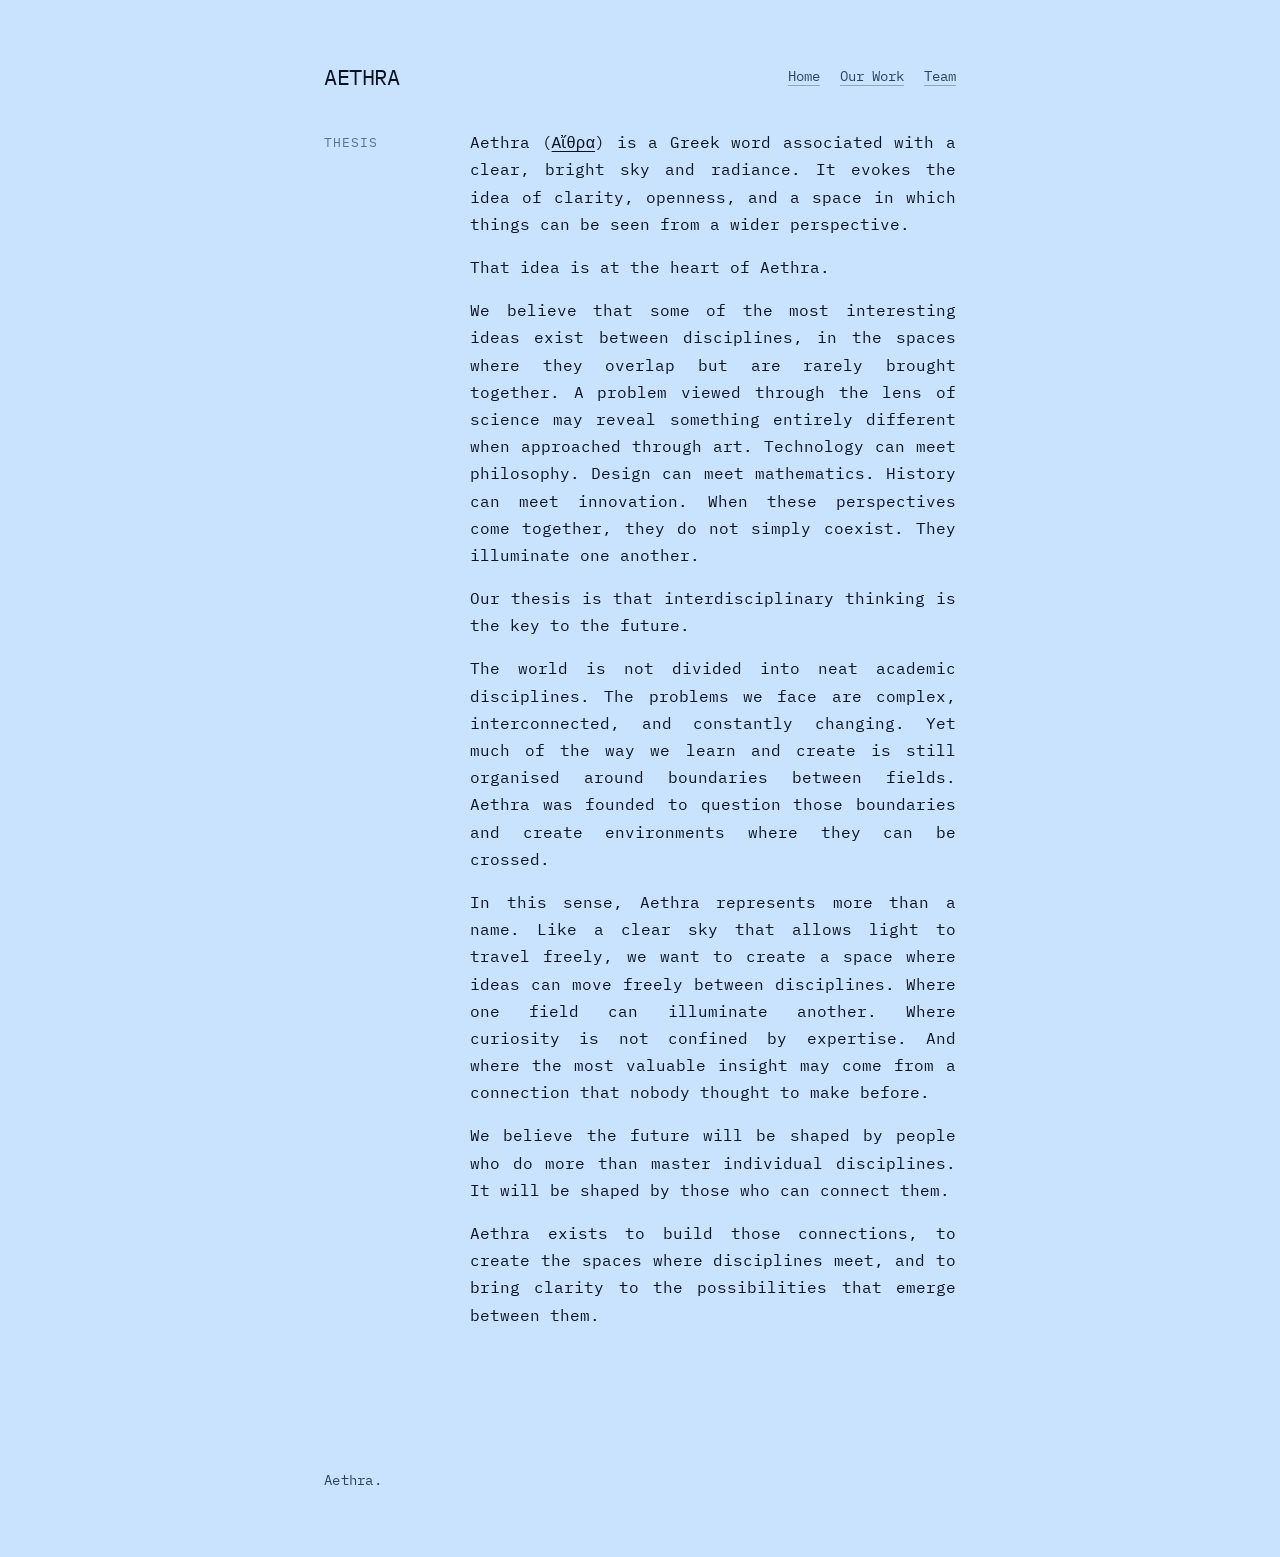
<file: thesis.html>
<!DOCTYPE html>
<html lang="en">
<head>
  <meta charset="UTF-8" />
  <meta name="viewport" content="width=device-width, initial-scale=1.0" />
  <title>Thesis · Aethra</title>
  <meta name="description" content="Aethra (Αἴθρα): clarity, openness, and interdisciplinary thinking. Our thesis: interdisciplinary thinking is the key to the future." />
  <link rel="canonical" href="https://aethra.co.in/thesis.html" />
  <meta name="robots" content="index, follow" />
  <link rel="icon" href="aethralogo.svg" type="image/svg+xml" />
  <link rel="apple-touch-icon" href="aethralogo.png" />

  <meta property="og:type" content="website" />
  <meta property="og:site_name" content="Aethra" />
  <meta property="og:title" content="Thesis · Aethra" />
  <meta property="og:description" content="Aethra (Αἴθρα): clarity, openness, and interdisciplinary thinking." />
  <meta property="og:url" content="https://aethra.co.in/thesis.html" />
  <meta property="og:image" content="https://aethra.co.in/aethralogo.png" />
  <meta name="twitter:card" content="summary" />
  <meta name="twitter:title" content="Thesis · Aethra" />
  <meta name="twitter:description" content="Aethra (Αἴθρα): clarity, openness, and interdisciplinary thinking." />
  <meta name="twitter:image" content="https://aethra.co.in/aethralogo.png" />

  <script>document.documentElement.className+=" js"</script>
  <link rel="preconnect" href="https://fonts.googleapis.com" />
  <link rel="preconnect" href="https://fonts.gstatic.com" crossorigin />
  <link rel="stylesheet" href="https://fonts.googleapis.com/css2?family=IBM+Plex+Mono:ital,wght@0,400;0,500;0,700;1,400&display=swap" media="print" onload="this.media='all'" />
  <noscript><link rel="stylesheet" href="https://fonts.googleapis.com/css2?family=IBM+Plex+Mono:ital,wght@0,400;0,500;0,700;1,400&display=swap" /></noscript>
  <link rel="stylesheet" href="style.css?v=20261117c" />
</head>
<body>

<div id="ink-bg" aria-hidden="true"></div>

<div class="topbar" aria-hidden="true"></div>

<div class="masthead">
  <header class="reveal">
    <a class="brand" href="index.html">
      <span>Aethra</span>
    </a>
    <nav>
      <a href="index.html">Home</a>
      <a href="events.html">Our Work</a>
      <a href="team.html">Team</a>
    </nav>
  </header>

  <div class="row reveal" style="margin-top:40px">
    <div class="row-label">Thesis</div>
    <div class="row-content">
      <p>Aethra (<span style="text-decoration:underline;text-underline-offset:3px">Αἴθρα</span>) is a Greek word associated with a clear, bright sky and radiance. It evokes the idea of clarity, openness, and a space in which things can be seen from a wider perspective.</p>
      <p>That idea is at the heart of Aethra.</p>
      <p>We believe that some of the most interesting ideas exist between disciplines, in the spaces where they overlap but are rarely brought together. A problem viewed through the lens of science may reveal something entirely different when approached through art. Technology can meet philosophy. Design can meet mathematics. History can meet innovation. When these perspectives come together, they do not simply coexist. They illuminate one another.</p>
      <p>Our thesis is that interdisciplinary thinking is the key to the future.</p>
      <p>The world is not divided into neat academic disciplines. The problems we face are complex, interconnected, and constantly changing. Yet much of the way we learn and create is still organised around boundaries between fields. Aethra was founded to question those boundaries and create environments where they can be crossed.</p>
      <p>In this sense, Aethra represents more than a name. Like a clear sky that allows light to travel freely, we want to create a space where ideas can move freely between disciplines. Where one field can illuminate another. Where curiosity is not confined by expertise. And where the most valuable insight may come from a connection that nobody thought to make before.</p>
      <p>We believe the future will be shaped by people who do more than master individual disciplines. It will be shaped by those who can connect them.</p>
      <p>Aethra exists to build those connections, to create the spaces where disciplines meet, and to bring clarity to the possibilities that emerge between them.</p>
    </div>
  </div>
</div>

<footer class="reveal" style="max-width:var(--max-w);margin:48px auto 0;padding:0 24px 64px">
  <p>Aethra.</p>
</footer>

<script>
const io = new IntersectionObserver(entries => {
  entries.forEach(e => { if (e.isIntersecting) { e.target.classList.add('in'); io.unobserve(e.target); } });
}, { threshold: 0.08 });
document.querySelectorAll('.reveal').forEach(el => io.observe(el));
setTimeout(() => document.querySelectorAll('.reveal:not(.in)').forEach(el => el.classList.add('in')), 2500);
</script>
<script type="module" src="bg.js?v=20261117c"></script>
</body>
</html>
</file>
<file: style.css>
/* ── Aethra · InkVell motion, Aethra type & color ── */
*, *::before, *::after { box-sizing: border-box; margin: 0; padding: 0; }

:root {
  --paper:        #C9E3FF;
  --paper-raised: #EAF4FF;
  --ink:          #0A1220;
  --ink-soft:     #2E4160;
  --max-w:        680px;
  --max-w-wide:   960px;
  --font:         'IBM Plex Mono', 'Courier New', monospace;
  --text:         16px;
  --text-sm:      14px;
  --text-xs:      13px;
  --text-lg:      18px;
  --text-xl:      22px;
  --leading:      1.7;
}

html { scroll-behavior: smooth; }

body {
  font-family: var(--font);
  background: var(--paper);
  color: var(--ink);
  font-size: var(--text);
  line-height: var(--leading);
  font-weight: 400;
  -webkit-font-smoothing: antialiased;
  overflow-x: hidden;
}

::selection {
  background: var(--ink);
  color: var(--paper);
}

/* InkVell moving background layers */
#ink-bg {
  position: fixed;
  inset: 0;
  z-index: 0;
  pointer-events: none;
}
#ink-bg canvas {
  display: block;
  width: 100%;
  height: 100%;
}

body > *:not(#ink-bg):not(#steve-wrap) {
  position: relative;
  z-index: 10;
}

::-webkit-scrollbar { width: 4px; }
::-webkit-scrollbar-track { background: var(--paper); }
::-webkit-scrollbar-thumb { background: var(--ink); border-radius: 2px; }

a { color: inherit; text-decoration: none; }

/* ── Top bar removed ── */
.topbar { display: none; }

/* ── Steve mascot ── */
#steve-wrap {
  position: fixed; display: flex; flex-direction: column;
  align-items: center; gap: 6px;
  cursor: grab; user-select: none; touch-action: none;
  z-index: 888;
}
#steve-wrap.dragging { cursor: grabbing; }
.steve-bubble {
  background: var(--ink); padding: 5px 10px;
  font-family: var(--font);
  font-size: 10px; color: var(--paper); line-height: 1.6;
  text-align: center; position: relative;
  white-space: nowrap;
}
.steve-bubble::after {
  content: ''; position: absolute; bottom: -8px; left: 50%;
  transform: translateX(-50%);
  border-left: 5px solid transparent; border-right: 5px solid transparent;
  border-top: 8px solid var(--ink);
}
.steve-bubble .drag-hint { color: #aaa; display: block; margin-top: 2px; }
#steve-svg { image-rendering: pixelated; display: block; }
.steve-shadow {
  width: 22px; height: 3px;
  background: radial-gradient(ellipse, rgba(0,0,0,.15) 0%, transparent 70%);
  border-radius: 50%;
}

/* ── MASTHEAD ── */
.masthead { max-width: var(--max-w); margin: 0 auto; padding: 64px 24px 40px; text-align: left; }
.masthead-home {
  max-width: var(--max-w-wide);
  padding-bottom: 16px;
}
.home-impact {
  margin-top: 96px;
}
.home-intro {
  max-width: 38em;
  margin: 0 0 44px;
}
.home-top {
  display: flex;
  align-items: flex-start;
  justify-content: space-between;
  gap: 48px;
  margin: 0 0 44px;
}
.home-top { align-items: center; }
.home-top .home-intro { margin: 0; flex: 1 1 auto; }
.home-logo {
  display: block;
  flex: 0 0 auto;
  width: clamp(120px, 18vw, 220px);
  height: auto;
  /* source art is a light star on black: invert so the black drops out on multiply */
  filter: invert(1) grayscale(1) contrast(1.15);
  mix-blend-mode: multiply;
}
@media (max-width: 640px) {
  .home-top { flex-direction: column; align-items: stretch; gap: 28px; }
  .home-logo { width: 96px; }
}
.home-intro p {
  font-size: clamp(17px, 2.1vw, 20px);
  line-height: 1.55;
  letter-spacing: -.01em;
  color: var(--ink);
}
.home-intro p + p {
  margin-top: 14px;
}
.impact-strip {
  display: grid;
  grid-template-columns: repeat(5, minmax(0, 1fr));
  gap: 28px 20px;
}
.impact-stat {
  padding: 0;
  border: 0;
  min-width: 0;
}
.impact-num {
  display: block;
  font-size: clamp(22px, 3.2vw, 34px);
  font-weight: 400;
  letter-spacing: -.04em;
  line-height: 1.05;
  color: var(--ink);
  white-space: nowrap;
}
.impact-key {
  display: block;
  margin-top: 10px;
  font-size: var(--text-sm);
  color: var(--ink-soft);
  letter-spacing: .02em;
}
@media (max-width: 860px) {
  .impact-strip { grid-template-columns: repeat(3, minmax(0, 1fr)); gap: 28px 16px; }
}
@media (max-width: 520px) {
  .impact-strip { grid-template-columns: 1fr 1fr; gap: 28px 16px; }
}

header {
  display: flex; align-items: center; justify-content: space-between;
  gap: 16px; flex-wrap: wrap;
}
.brand {
  display: inline-flex;
  align-items: center;
  gap: 8px;
  font-size: var(--text-xl); font-weight: 400;
  line-height: 1;
  height: 1.15em;
  color: var(--ink); letter-spacing: -.02em; text-transform: uppercase;
  text-decoration: none;
}
.brand:hover { color: var(--ink); }
.brand > span {
  display: inline-block;
  line-height: 1;
  padding-top: 0.04em; /* optical settle with mono caps */
}
.brand-mark {
  width: 1em;
  height: 1em;
  display: block;
  flex-shrink: 0;
  object-fit: contain;
  object-position: center;
}
nav { display: flex; align-items: center; justify-content: flex-end; gap: 20px; flex-wrap: wrap; }
nav a {
  font-size: var(--text-sm); color: var(--ink-soft);
  text-decoration: underline; text-decoration-thickness: 1px;
  text-underline-offset: 4px; text-decoration-color: rgba(16,27,45,.3);
  transition: color .2s, text-decoration-color .2s;
  white-space: nowrap;
}
nav a:hover { color: var(--ink); text-decoration-color: var(--ink); }

.eyebrow-lab {
  font-size: var(--text-xs); font-weight: 400; letter-spacing: .08em;
  text-transform: uppercase; color: var(--ink-soft); opacity: .7;
  margin-top: 40px;
}

.hero-p {
  font-size: var(--text); line-height: var(--leading); color: var(--ink);
  margin: 16px 0 0; max-width: none;
}

/* ── FEED ── */
.feed { max-width: var(--max-w); margin: 0 auto; padding: 0 24px 96px; text-align: left; }
.feed-wide { max-width: var(--max-w-wide); }

.row {
  display: grid; grid-template-columns: 110px 1fr;
  gap: 8px 36px; margin-bottom: 52px;
  align-items: start;
}
@media (max-width: 520px) {
  .row { grid-template-columns: 1fr; gap: 8px; }
}
.row-label {
  font-size: var(--text-xs); font-weight: 400; letter-spacing: .08em;
  text-transform: uppercase; color: var(--ink-soft); opacity: .7;
  line-height: var(--leading);
  padding-top: 0.2em;
}
.row-content { font-size: var(--text); line-height: var(--leading); color: var(--ink); min-width: 0; }
.row-content p + p { margin-top: 16px; }

.feed-label {
  font-size: var(--text-xs); letter-spacing: .12em; text-transform: uppercase;
  color: var(--ink-soft); margin: 40px 0 24px; padding-left: 40px;
}

.items {
  list-style: none; position: relative;
  display: flex; flex-direction: column; gap: 40px;
}

.item { position: relative; padding-left: 0; }

.item-dot { display: none; }

.item.group-label { padding-left: 0; margin-top: 4px; }
.item.group-label .item-title {
  font-size: var(--text-xs); letter-spacing: .1em; text-transform: uppercase;
  color: var(--ink); font-weight: 400;
}

.item-body { min-width: 0; }

.item-card { padding-bottom: 8px; margin-bottom: 8px; }

.item-plain { padding-bottom: 8px; }

.item-head {
  display: flex; flex-wrap: wrap; align-items: baseline;
  justify-content: space-between; gap: 4px 16px; margin-bottom: 8px;
}

.item-title {
  font-weight: 400; font-size: var(--text); color: var(--ink);
  min-width: 0; line-height: 1.4;
}

.item-email {
  display: block;
  margin: 2px 0 10px;
  font-size: var(--text-sm);
  color: var(--ink-soft);
  text-decoration: underline;
  text-underline-offset: 3px;
  text-decoration-color: rgba(16,27,45,.3);
}
.item-email:hover {
  color: var(--ink);
  text-decoration-color: var(--ink);
}

.item-meta {
  font-size: var(--text-xs); color: var(--ink-soft); opacity: .65;
  white-space: nowrap; flex-shrink: 0;
  text-transform: uppercase; letter-spacing: .04em;
}

.item-desc {
  font-size: var(--text); color: var(--ink); line-height: var(--leading);
}

/* ── EVENTS ── */
.items.event-list { gap: 48px; }
.items.event-list > .item { padding-left: 0; }
.event-card {
  padding: 0 0 44px;
}
.items.event-list > .item:last-child .event-card { padding-bottom: 0; }

.event-num {
  display: inline;
  font-size: var(--text-xs); font-weight: 400; letter-spacing: .08em;
  color: var(--ink-soft); opacity: .7; margin-right: 10px;
}
.event-badge {
  display: inline-block; font-size: var(--text-xs); font-weight: 400;
  text-transform: uppercase; letter-spacing: .05em;
  color: var(--ink-soft); opacity: .7;
}

.event-thumb {
  display: block; width: 100%; height: auto;
  max-width: 420px; margin: 20px auto;
}

.event-title {
  font-size: var(--text-lg); font-weight: 400;
  line-height: 1.35; letter-spacing: -.01em; color: var(--ink);
  margin: 8px 0 14px; max-width: none;
}

.event-desc {
  font-size: var(--text); color: var(--ink); line-height: var(--leading);
  max-width: none; margin: 0 0 16px;
}

.event-link {
  display: inline-block;
  margin-top: 18px;
  font-size: var(--text-sm);
  font-weight: 400;
  color: var(--ink);
  text-decoration: underline;
  text-underline-offset: 3px;
  text-decoration-color: rgba(16,27,45,.35);
  transition: text-decoration-color .2s;
}
.event-link:hover { text-decoration-color: var(--ink); }

/* chips */
.chips { display: flex; flex-wrap: wrap; gap: 6px 4px; margin-top: 12px; }
.chip {
  font-size: var(--text-sm); font-weight: 400; letter-spacing: 0;
  border: none; padding: 0; color: var(--ink-soft);
}
.chip::after { content: '\00b7'; margin-left: 8px; margin-right: 4px; color: var(--ink-soft); opacity: .5; }
.chip:last-child::after { content: ''; margin: 0; }

/* status grid — clean labels, no brackets */
.status-grid {
  display: grid; grid-template-columns: 1fr 1fr; gap: 14px 28px;
  margin: 18px 0 0; text-align: left;
}
.status-cell { background: none; padding: 0; }
.status-key {
  display: block;
  font-size: var(--text-sm);
  font-weight: 400;
  letter-spacing: 0;
  text-transform: none;
  color: var(--ink-soft);
  opacity: .85;
  margin-top: 6px;
  margin-bottom: 0;
}
.status-val {
  display: block;
  font-size: var(--text);
  font-weight: 400;
  word-break: break-word;
  color: var(--ink);
}

.event-card .status-cell { padding: 0; }
.event-card .status-key {
  margin-top: 0;
  margin-bottom: 4px;
  font-size: var(--text-xs);
  text-transform: none;
  letter-spacing: 0;
}
.event-card .status-val {
  font-size: var(--text);
  font-weight: 400;
}

.stat-lead {
  margin: 0 0 20px;
  color: var(--ink);
}

.masthead .status-grid,
.masthead-stats {
  grid-template-columns: repeat(4, 1fr);
  margin-top: 8px;
  gap: 20px 28px;
}
.masthead .status-val,
.masthead-stats .status-val {
  font-size: clamp(24px, 3.6vw, 34px);
  font-weight: 400;
  letter-spacing: -.03em;
  line-height: 1.1;
  color: var(--ink);
  white-space: nowrap;
}
.masthead .status-key,
.masthead-stats .status-key {
  font-size: var(--text-sm);
  margin-top: 8px;
}
@media (max-width: 640px) {
  .masthead .status-grid,
  .masthead-stats { grid-template-columns: 1fr 1fr; }
}

.work-label {
  font-size: var(--text-xs);
  font-weight: 400;
  letter-spacing: .08em;
  text-transform: uppercase;
  color: var(--ink-soft);
  opacity: .7;
  margin: 8px 0 28px;
}

.home-discord {
  margin: 72px 0 24px;
  max-width: 38em;
}
.home-discord .work-label {
  margin-bottom: 16px;
}
.home-discord-text {
  margin: 0 0 18px;
  font-size: var(--text);
  line-height: 1.55;
  color: var(--ink);
}
.home-discord-link {
  display: inline-block;
  font-size: var(--text);
  color: var(--ink);
  text-decoration: underline;
  text-decoration-thickness: 1px;
  text-underline-offset: 4px;
  text-decoration-color: rgba(16,27,45,.35);
  transition: text-decoration-color .2s;
}
.home-discord-link:hover {
  text-decoration-color: var(--ink);
}
.event-feature {
  display: grid;
  grid-template-columns: 1.35fr 1fr;
  gap: 36px 48px;
  align-items: center;
  margin: 64px 0 72px;
  padding: 0;
  border: 0;
  background: transparent;
  color: inherit;
  text-decoration: none;
  min-width: 0;
}
.event-feature-img {
  display: block;
  width: 100%;
  height: auto;
  aspect-ratio: 16 / 10;
  object-fit: contain;
  object-position: center;
  background: transparent;
  transition: transform .45s cubic-bezier(.22,1,.36,1);
  image-rendering: auto;
}
.event-feature-copy {
  display: flex;
  flex-direction: column;
  gap: 8px;
  min-width: 0;
}
.event-feature .event-box-name {
  font-size: clamp(26px, 3.4vw, 34px);
  text-align: left;
  letter-spacing: -.02em;
}
.event-feature .event-box-meta {
  text-align: left;
  margin-bottom: 4px;
  font-size: var(--text-sm);
}
.event-feature .event-box-desc {
  text-align: left;
  margin-top: 10px;
}
.event-feature .event-inline-stats {
  justify-content: flex-start;
  margin-top: 18px;
}
.event-feature:hover .event-box-name {
  text-decoration: underline;
  text-underline-offset: 4px;
}
.event-feature:hover .event-feature-img {
  transform: translateY(-3px);
}

.event-box-grid {
  display: grid;
  grid-template-columns: repeat(2, minmax(0, 1fr));
  gap: 56px 40px;
  margin: 0 0 32px;
  align-items: start;
  background: transparent;
}
@media (max-width: 860px) {
  .event-feature {
    grid-template-columns: 1fr;
    gap: 20px;
    margin: 48px 0 56px;
  }
  .event-feature .event-box-name,
  .event-feature .event-box-meta,
  .event-feature .event-box-desc,
  .event-feature .event-inline-stats {
    text-align: center;
    justify-content: center;
  }
  .event-box-grid { grid-template-columns: 1fr; gap: 48px; }
}

.event-box {
  display: flex;
  flex-direction: column;
  gap: 4px;
  padding: 0;
  margin: 0;
  border: 0;
  outline: none;
  box-shadow: none;
  border-radius: 0;
  background: transparent !important;
  color: inherit;
  text-decoration: none;
  min-width: 0;
}
.event-box:hover .event-box-name {
  text-decoration: underline;
  text-underline-offset: 3px;
}
.event-box:hover .event-box-img {
  transform: translateY(-3px);
}
.event-box-media {
  display: flex;
  align-items: center;
  justify-content: center;
  width: 100%;
  aspect-ratio: 1;
  margin: 0 0 16px;
  overflow: hidden;
  background: transparent;
}
.event-box-img {
  display: block;
  width: 100%;
  height: 100%;
  max-height: none;
  margin: 0;
  padding: 0;
  object-fit: contain;
  object-position: center;
  background: transparent;
  border: 0;
  border-radius: 0;
  box-shadow: none;
  transition: transform .45s cubic-bezier(.22,1,.36,1);
  image-rendering: auto;
}
.event-box-name {
  font-size: clamp(20px, 2.4vw, 24px);
  line-height: 1.25;
  color: var(--ink);
  text-align: center;
}
.event-box-meta {
  font-size: var(--text-sm);
  color: var(--ink-soft);
  margin-bottom: 8px;
  text-align: center;
}
.event-box-desc {
  margin: 0;
  font-size: var(--text);
  line-height: 1.55;
  color: var(--ink);
  text-align: center;
  max-width: 34em;
  margin-left: auto;
  margin-right: auto;
}
.event-inline-stats {
  display: flex;
  flex-wrap: wrap;
  gap: 10px 24px;
  justify-content: center;
  margin-top: 16px;
  font-size: var(--text);
  color: var(--ink-soft);
  line-height: 1.4;
}
.event-inline-stats strong {
  font-weight: 500;
  font-size: clamp(20px, 2.2vw, 24px);
  letter-spacing: -.02em;
  color: var(--ink);
  margin-right: 4px;
}
.event-box-grid .reveal:nth-child(1) { transition-delay: .04s; }
.event-box-grid .reveal:nth-child(2) { transition-delay: .08s; }
.event-box-grid .reveal:nth-child(3) { transition-delay: .12s; }
.event-box-grid .reveal:nth-child(4) { transition-delay: .16s; }
.event-box-grid .reveal:nth-child(5) { transition-delay: .20s; }
.event-box-grid .reveal:nth-child(6) { transition-delay: .24s; }

/* ── SECTION HEADING ── */
.section-head {
  font-size: var(--text-xs); font-weight: 400; color: var(--ink-soft);
  letter-spacing: .08em; text-transform: uppercase; opacity: .7;
  margin: 48px 0 20px;
}
.section-head:first-child { margin-top: 0; }

/* ── JOIN FORM ── */
.join-form {
  display: flex; flex-direction: column; gap: 10px;
  max-width: 420px; margin-top: 20px;
}
.join-input {
  font-family: inherit; font-size: var(--text-sm);
  background: var(--paper-raised); border: 1px solid var(--ink);
  padding: 11px 14px; color: var(--ink); outline: none; width: 100%;
}
.join-input::placeholder { color: var(--ink-soft); }
.join-input:focus { box-shadow: 3px 3px 0 0 var(--ink); }
.join-btn {
  font-family: inherit; font-size: var(--text-sm); font-weight: 400;
  background: var(--ink); color: var(--paper);
  border: 1px solid var(--ink); padding: 11px 22px;
  cursor: pointer; width: fit-content;
  transition: box-shadow .15s, transform .15s;
}
.join-btn:hover { box-shadow: 4px 4px 0 0 rgba(16,27,45,.35); transform: translate(-1px,-1px); }
.join-msg { display: none; font-size: var(--text-sm); color: var(--ink-soft); margin-top: 4px; }
.join-msg.visible { display: block; }
.join-err { color: #a33; }

.social-links { display: flex; gap: 18px; flex-wrap: wrap; margin-top: 20px; }
.social-links a {
  font-size: var(--text-sm); color: var(--ink-soft);
  text-decoration: underline; text-underline-offset: 4px;
  text-decoration-color: rgba(16,27,45,.3);
}
.social-links a:hover { color: var(--ink); text-decoration-color: var(--ink); }

/* ── FOOTER ── */
footer {
  margin-top: 64px; padding-top: 24px;
  font-size: var(--text-sm); color: var(--ink-soft);
  letter-spacing: .02em;
}

/* ── REVEAL ── */
.js .reveal { opacity: 0; transform: translateY(16px); transition: opacity .6s cubic-bezier(.22,1,.36,1), transform .6s cubic-bezier(.22,1,.36,1); }
.js .reveal.in { opacity: 1; transform: none; }

@media (max-width: 540px) {
  .masthead { padding: 40px 16px 24px; }
  .feed { padding: 0 16px 72px; }
  .status-grid { grid-template-columns: 1fr; }
}

/* ── Justified body copy site-wide ── */
p {
  text-align: justify;
  text-justify: inter-word;
  hyphens: manual;
}
.event-box-desc { text-align: justify; }
</file>
